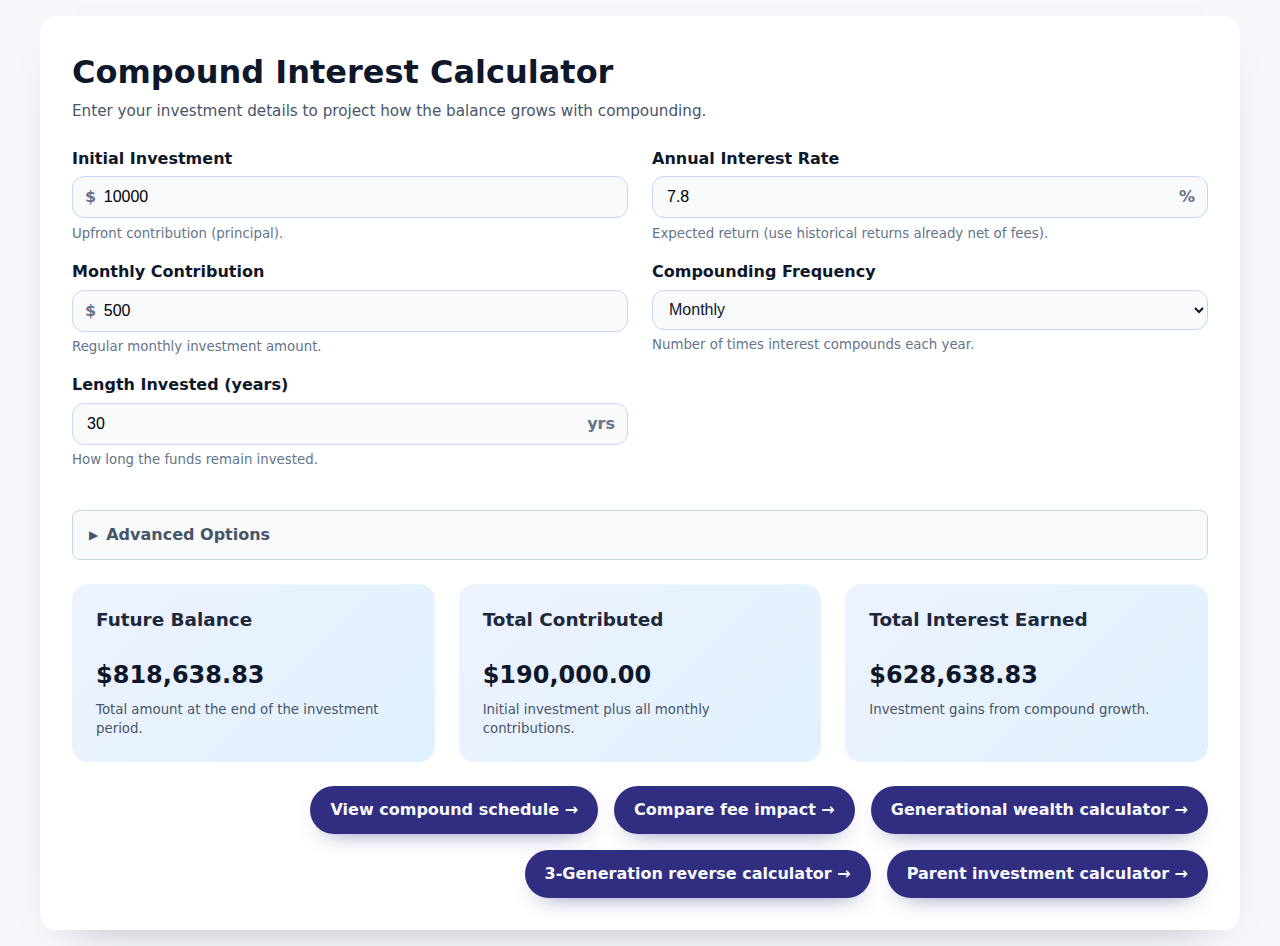
<file: index.html>
<!DOCTYPE html>
<html lang="en">
  <head>
    <meta charset="UTF-8" />
    <meta name="viewport" content="width=device-width, initial-scale=1.0" />
    <title>Compound Interest Calculator</title>
    <link rel="stylesheet" href="styles.css" />
  </head>
  <body>
    <main class="app">
      <header>
        <h1>Compound Interest Calculator</h1>
        <p>
          Enter your investment details to project how the balance grows with compounding.
        </p>
      </header>

      <section class="form-section">
        <div class="field">
          <label for="principal">Initial Investment</label>
          <div class="field-input">
            <span class="prefix">$</span>
            <input
              id="principal"
              type="number"
              step="1000"
              min="0"
              value="10000"
              aria-describedby="principal-help"
            />
          </div>
          <small id="principal-help">Upfront contribution (principal).</small>
        </div>

        <div class="field">
          <label for="rate">Annual Interest Rate</label>
          <div class="field-input">
            <input
              id="rate"
              type="number"
              step="0.25"
              min="0"
              value="7.8"
              aria-describedby="rate-help"
            />
            <span class="suffix">%</span>
          </div>
          <small id="rate-help">Expected return (use historical returns already net of fees).</small>
        </div>

        <div class="field">
          <label for="monthlyContribution">Monthly Contribution</label>
          <div class="field-input">
            <span class="prefix">$</span>
            <input
              id="monthlyContribution"
              type="number"
              step="50"
              min="0"
              value="500"
              aria-describedby="contribution-help"
            />
          </div>
          <small id="contribution-help">Regular monthly investment amount.</small>
        </div>

        <div class="field">
          <label for="frequency">Compounding Frequency</label>
          <select id="frequency" aria-describedby="frequency-help">
            <option value="365">Daily</option>
            <option value="52">Weekly</option>
            <option value="26">Bi-weekly</option>
            <option value="12" selected>Monthly</option>
            <option value="4">Quarterly</option>
            <option value="2">Semiannually</option>
            <option value="1">Annually</option>
          </select>
          <small id="frequency-help">Number of times interest compounds each year.</small>
        </div>

        <div class="field">
          <label for="years">Length Invested (years)</label>
          <div class="field-input">
            <input
              id="years"
              type="number"
              min="1"
              step="1"
              value="30"
              aria-describedby="years-help"
            />
            <span class="suffix">yrs</span>
          </div>
          <small id="years-help">How long the funds remain invested.</small>
        </div>
      </section>

      <details class="advanced-options">
        <summary>Advanced Options</summary>
        <div class="advanced-options-content">
          <div class="field">
            <label for="mer">Management Expense Ratio (MER)</label>
            <div class="field-input">
              <input
                id="mer"
                type="number"
                step="0.01"
                min="0"
                max="5"
                value="0"
                aria-describedby="mer-help"
              />
              <span class="suffix">%</span>
            </div>
            <small id="mer-help">Leave at 0% if using historical returns (already net of fees). Only adjust for "what-if" scenarios.</small>
          </div>
        </div>
      </details>

      <section class="results" aria-live="polite">
        <div class="result-card">
          <h2>Future Balance</h2>
          <p class="result-value" id="futureValue">$1,283.36</p>
          <small>Total amount at the end of the investment period.</small>
        </div>

        <div class="result-card">
          <h2>Total Contributed</h2>
          <p class="result-value" id="totalContributed">$1,000.00</p>
          <small>Initial investment plus all monthly contributions.</small>
        </div>

        <div class="result-card">
          <h2>Total Interest Earned</h2>
          <p class="result-value" id="interestEarned">$283.36</p>
          <small>Investment gains from compound growth.</small>
        </div>
      </section>

      <footer class="actions">
        <a class="schedule-link" id="scheduleLink" href="schedule.html"
          >View compound schedule →</a
        >
        <a class="schedule-link" href="fee-impact.html"
          >Compare fee impact →</a
        >
        <a class="schedule-link" href="generational-wealth.html"
          >Generational wealth calculator →</a
        >
      <a class="schedule-link" href="reverse-generational.html"
        >3-Generation reverse calculator →</a
      >
      <a class="schedule-link" href="parent-perspective.html"
        >Parent investment calculator →</a
      >
      </footer>
    </main>

    <script src="main.js" type="module"></script>
  </body>
</html>
</file>
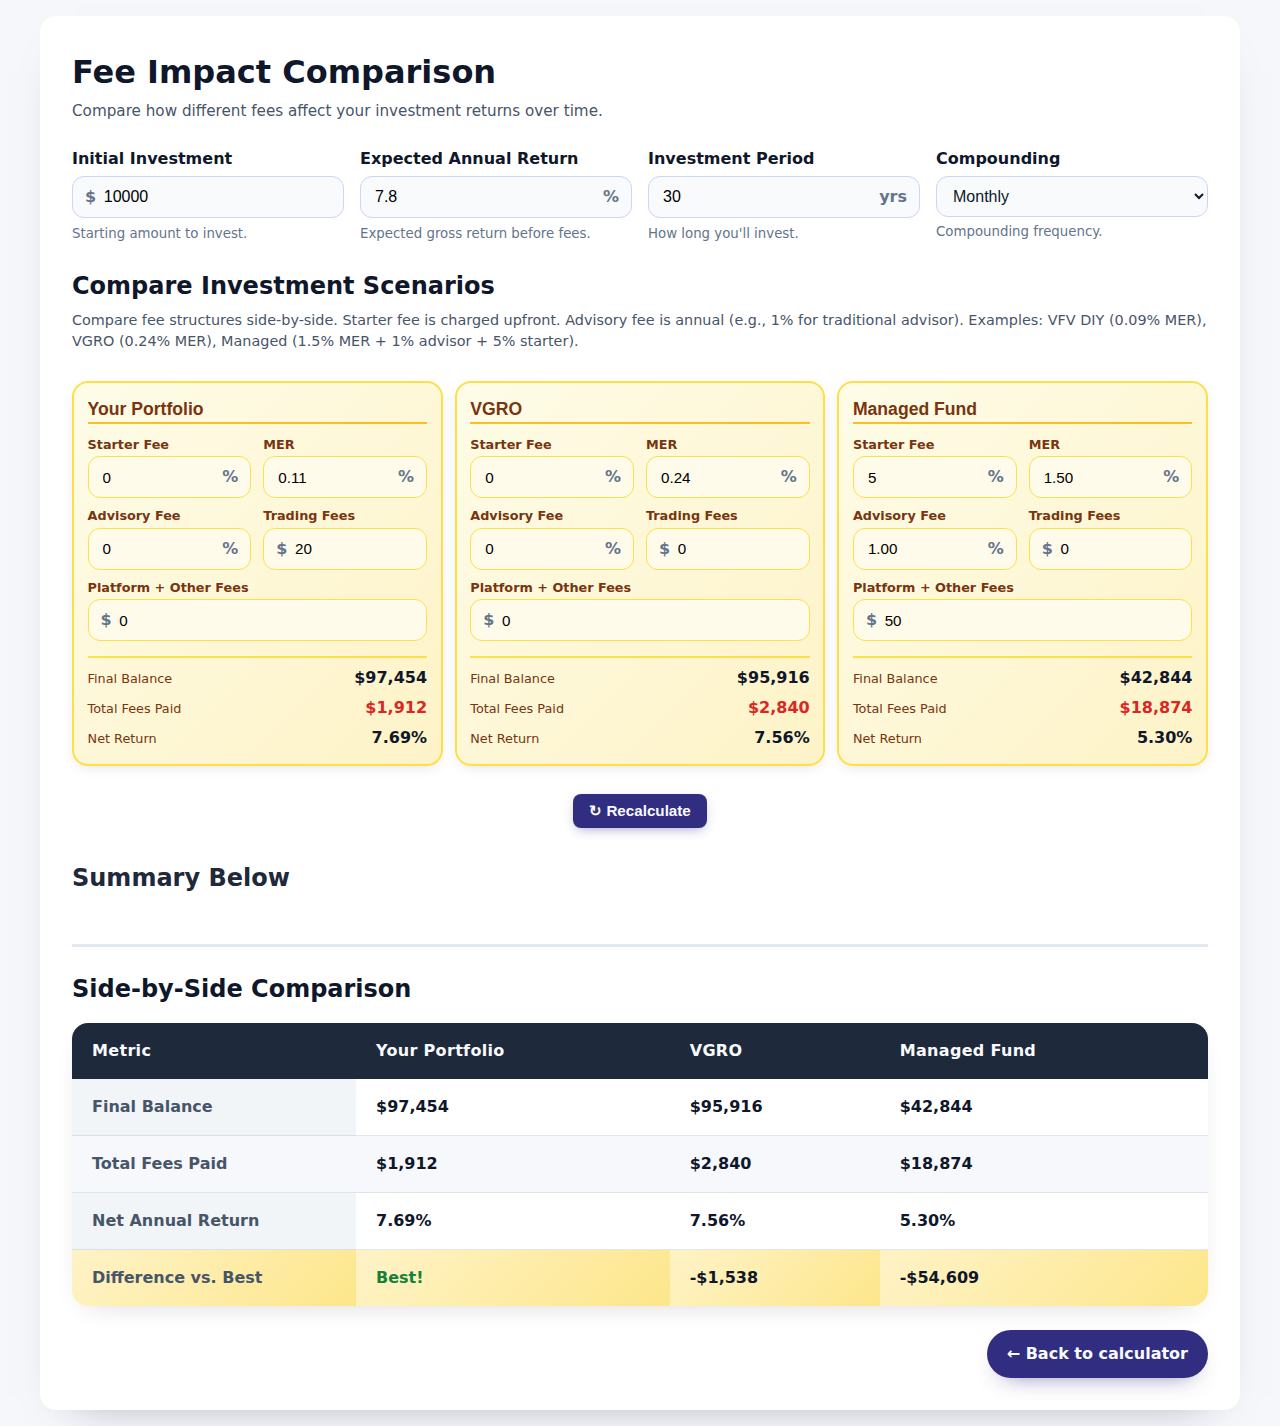
<file: fee-impact.html>
<!DOCTYPE html>
<html lang="en">
  <head>
    <meta charset="UTF-8" />
    <meta name="viewport" content="width=device-width, initial-scale=1.0" />
    <title>Fee Impact Comparison</title>
    <link rel="stylesheet" href="styles.css" />
  </head>
  <body>
    <main class="app">
      <header>
        <h1>Fee Impact Comparison</h1>
        <p>
          Compare how different fees affect your investment returns over time.
        </p>
      </header>

      <section class="form-section form-section-single-row">
        <div class="field">
          <label for="comparisonPrincipal">Initial Investment</label>
          <div class="field-input">
            <span class="prefix">$</span>
            <input
              id="comparisonPrincipal"
              type="number"
              step="1000"
              min="0"
              value="10000"
              aria-describedby="comparison-principal-help"
            />
          </div>
          <small id="comparison-principal-help">Starting amount to invest.</small>
        </div>

        <div class="field">
          <label for="comparisonRate">Expected Annual Return</label>
          <div class="field-input">
            <input
              id="comparisonRate"
              type="number"
              step="0.25"
              min="0"
              value="7.8"
              aria-describedby="comparison-rate-help"
            />
            <span class="suffix">%</span>
          </div>
          <small id="comparison-rate-help">Expected gross return before fees.</small>
        </div>

        <div class="field">
          <label for="comparisonYears">Investment Period</label>
          <div class="field-input">
            <input
              id="comparisonYears"
              type="number"
              min="1"
              step="1"
              value="30"
              aria-describedby="comparison-years-help"
            />
            <span class="suffix">yrs</span>
          </div>
          <small id="comparison-years-help">How long you'll invest.</small>
        </div>

        <div class="field">
          <label for="comparisonFrequency">Compounding</label>
          <select id="comparisonFrequency" aria-describedby="comparison-frequency-help">
            <option value="365">Daily</option>
            <option value="52">Weekly</option>
            <option value="26">Bi-weekly</option>
            <option value="12" selected>Monthly</option>
            <option value="4">Quarterly</option>
            <option value="2">Semiannually</option>
            <option value="1">Annually</option>
          </select>
          <small id="comparison-frequency-help">Compounding frequency.</small>
        </div>
      </section>

      <section class="comparison-scenarios">
        <div>
          <h2>Compare Investment Scenarios</h2>
        <p class="section-description">
          Compare fee structures side-by-side. Starter fee is charged upfront. Advisory fee is annual (e.g., 1% for traditional advisor).
          Examples: VFV DIY (0.09% MER), VGRO (0.24% MER), Managed (1.5% MER + 1% advisor + 5% starter).
        </p>
        </div>

        <div class="scenarios-grid">
          <!-- Scenario 1 -->
          <div class="scenario-card">
            <div class="scenario-header">
              <input
                type="text"
                class="scenario-name"
                id="scenario1Name"
                value="Your Portfolio"
                placeholder="Scenario name"
              />
            </div>
            <div class="scenario-inputs">
              <div class="field">
                <label for="scenario1Starter">Starter Fee</label>
                <div class="field-input">
                  <input
                    id="scenario1Starter"
                    type="number"
                    step="0.01"
                    min="0"
                    value="0"
                  />
                  <span class="suffix">%</span>
                </div>
              </div>
              <div class="field">
                <label for="scenario1MER">MER</label>
                <div class="field-input">
                  <input
                    id="scenario1MER"
                    type="number"
                    step="0.01"
                    min="0"
                    value="0.11"
                  />
                  <span class="suffix">%</span>
                </div>
              </div>
              <div class="field">
                <label for="scenario1Advisory">Advisory Fee</label>
                <div class="field-input">
                  <input
                    id="scenario1Advisory"
                    type="number"
                    step="0.25"
                    min="0"
                    value="0"
                  />
                  <span class="suffix">%</span>
                </div>
              </div>
              <div class="field">
                <label for="scenario1Trading">Trading Fees</label>
                <div class="field-input">
                  <span class="prefix">$</span>
                  <input
                    id="scenario1Trading"
                    type="number"
                    step="5"
                    min="0"
                    value="20"
                  />
                </div>
              </div>
              <div class="field field-full-width">
                <label for="scenario1Other">Platform + Other Fees</label>
                <div class="field-input">
                  <span class="prefix">$</span>
                  <input
                    id="scenario1Other"
                    type="number"
                    step="5"
                    min="0"
                    value="0"
                  />
                </div>
              </div>
            </div>
            <div class="scenario-results">
              <div class="result-item">
                <span class="label">Final Balance</span>
                <span class="value" id="scenario1Final">$0.00</span>
              </div>
              <div class="result-item">
                <span class="label">Total Fees Paid</span>
                <span class="value fee-amount" id="scenario1Fees">$0.00</span>
              </div>
              <div class="result-item">
                <span class="label">Net Return</span>
                <span class="value" id="scenario1Net">0.00%</span>
              </div>
            </div>
          </div>

          <!-- Scenario 2 -->
          <div class="scenario-card">
            <div class="scenario-header">
              <input
                type="text"
                class="scenario-name"
                id="scenario2Name"
                value="VGRO"
                placeholder="Scenario name"
              />
            </div>
            <div class="scenario-inputs">
              <div class="field">
                <label for="scenario2Starter">Starter Fee</label>
                <div class="field-input">
                  <input
                    id="scenario2Starter"
                    type="number"
                    step="0.01"
                    min="0"
                    value="0"
                  />
                  <span class="suffix">%</span>
                </div>
              </div>
              <div class="field">
                <label for="scenario2MER">MER</label>
                <div class="field-input">
                  <input
                    id="scenario2MER"
                    type="number"
                    step="0.01"
                    min="0"
                    value="0.24"
                  />
                  <span class="suffix">%</span>
                </div>
              </div>
              <div class="field">
                <label for="scenario2Advisory">Advisory Fee</label>
                <div class="field-input">
                  <input
                    id="scenario2Advisory"
                    type="number"
                    step="0.25"
                    min="0"
                    value="0"
                  />
                  <span class="suffix">%</span>
                </div>
              </div>
              <div class="field">
                <label for="scenario2Trading">Trading Fees</label>
                <div class="field-input">
                  <span class="prefix">$</span>
                  <input
                    id="scenario2Trading"
                    type="number"
                    step="5"
                    min="0"
                    value="0"
                  />
                </div>
              </div>
              <div class="field field-full-width">
                <label for="scenario2Other">Platform + Other Fees</label>
                <div class="field-input">
                  <span class="prefix">$</span>
                  <input
                    id="scenario2Other"
                    type="number"
                    step="5"
                    min="0"
                    value="0"
                  />
                </div>
              </div>
            </div>
            <div class="scenario-results">
              <div class="result-item">
                <span class="label">Final Balance</span>
                <span class="value" id="scenario2Final">$0.00</span>
              </div>
              <div class="result-item">
                <span class="label">Total Fees Paid</span>
                <span class="value fee-amount" id="scenario2Fees">$0.00</span>
              </div>
              <div class="result-item">
                <span class="label">Net Return</span>
                <span class="value" id="scenario2Net">0.00%</span>
              </div>
            </div>
          </div>

          <!-- Scenario 3 -->
          <div class="scenario-card">
            <div class="scenario-header">
              <input
                type="text"
                class="scenario-name"
                id="scenario3Name"
                value="Managed Fund"
                placeholder="Scenario name"
              />
            </div>
            <div class="scenario-inputs">
              <div class="field">
                <label for="scenario3Starter">Starter Fee</label>
                <div class="field-input">
                  <input
                    id="scenario3Starter"
                    type="number"
                    step="0.01"
                    min="0"
                    value="5"
                  />
                  <span class="suffix">%</span>
                </div>
              </div>
              <div class="field">
                <label for="scenario3MER">MER</label>
                <div class="field-input">
                  <input
                    id="scenario3MER"
                    type="number"
                    step="0.01"
                    min="0"
                    value="1.50"
                  />
                  <span class="suffix">%</span>
                </div>
              </div>
              <div class="field">
                <label for="scenario3Advisory">Advisory Fee</label>
                <div class="field-input">
                  <input
                    id="scenario3Advisory"
                    type="number"
                    step="0.25"
                    min="0"
                    value="1.00"
                  />
                  <span class="suffix">%</span>
                </div>
              </div>
              <div class="field">
                <label for="scenario3Trading">Trading Fees</label>
                <div class="field-input">
                  <span class="prefix">$</span>
                  <input
                    id="scenario3Trading"
                    type="number"
                    step="5"
                    min="0"
                    value="0"
                  />
                </div>
              </div>
              <div class="field field-full-width">
                <label for="scenario3Other">Platform + Other Fees</label>
                <div class="field-input">
                  <span class="prefix">$</span>
                  <input
                    id="scenario3Other"
                    type="number"
                    step="5"
                    min="0"
                    value="50"
                  />
                </div>
              </div>
            </div>
            <div class="scenario-results">
              <div class="result-item">
                <span class="label">Final Balance</span>
                <span class="value" id="scenario3Final">$0.00</span>
              </div>
              <div class="result-item">
                <span class="label">Total Fees Paid</span>
                <span class="value fee-amount" id="scenario3Fees">$0.00</span>
              </div>
              <div class="result-item">
                <span class="label">Net Return</span>
                <span class="value" id="scenario3Net">0.00%</span>
              </div>
            </div>
          </div>
        </div>
        
        <div class="recalculate-button-container">
          <button id="recalculateBtn" class="recalculate-btn">↻ Recalculate</button>
        </div>
        
        <div class="scroll-indicator">
          <span>Summary Below</span>
        </div>
      </section>

      <section class="comparison-summary">
        <h2>Side-by-Side Comparison</h2>
        <div class="comparison-table-container">
          <table class="comparison-table">
            <thead>
              <tr>
                <th>Metric</th>
                <th id="summaryHeader1">Your Portfolio</th>
                <th id="summaryHeader2">VGRO</th>
                <th id="summaryHeader3">Managed Fund</th>
              </tr>
            </thead>
            <tbody>
              <tr>
                <th scope="row">Final Balance</th>
                <td id="summaryFinal1">$0.00</td>
                <td id="summaryFinal2">$0.00</td>
                <td id="summaryFinal3">$0.00</td>
              </tr>
              <tr>
                <th scope="row">Total Fees Paid</th>
                <td id="summaryFees1">$0.00</td>
                <td id="summaryFees2">$0.00</td>
                <td id="summaryFees3">$0.00</td>
              </tr>
              <tr>
                <th scope="row">Net Annual Return</th>
                <td id="summaryNet1">0.00%</td>
                <td id="summaryNet2">0.00%</td>
                <td id="summaryNet3">0.00%</td>
              </tr>
              <tr class="highlight-row">
                <th scope="row">Difference vs. Best</th>
                <td id="summaryDiff1">—</td>
                <td id="summaryDiff2">—</td>
                <td id="summaryDiff3">—</td>
              </tr>
            </tbody>
          </table>
        </div>
      </section>

      <footer class="actions">
        <a class="schedule-link" href="index.html">← Back to calculator</a>
      </footer>
    </main>

    <script src="fee-impact.js" type="module"></script>
  </body>
</html>
</file>
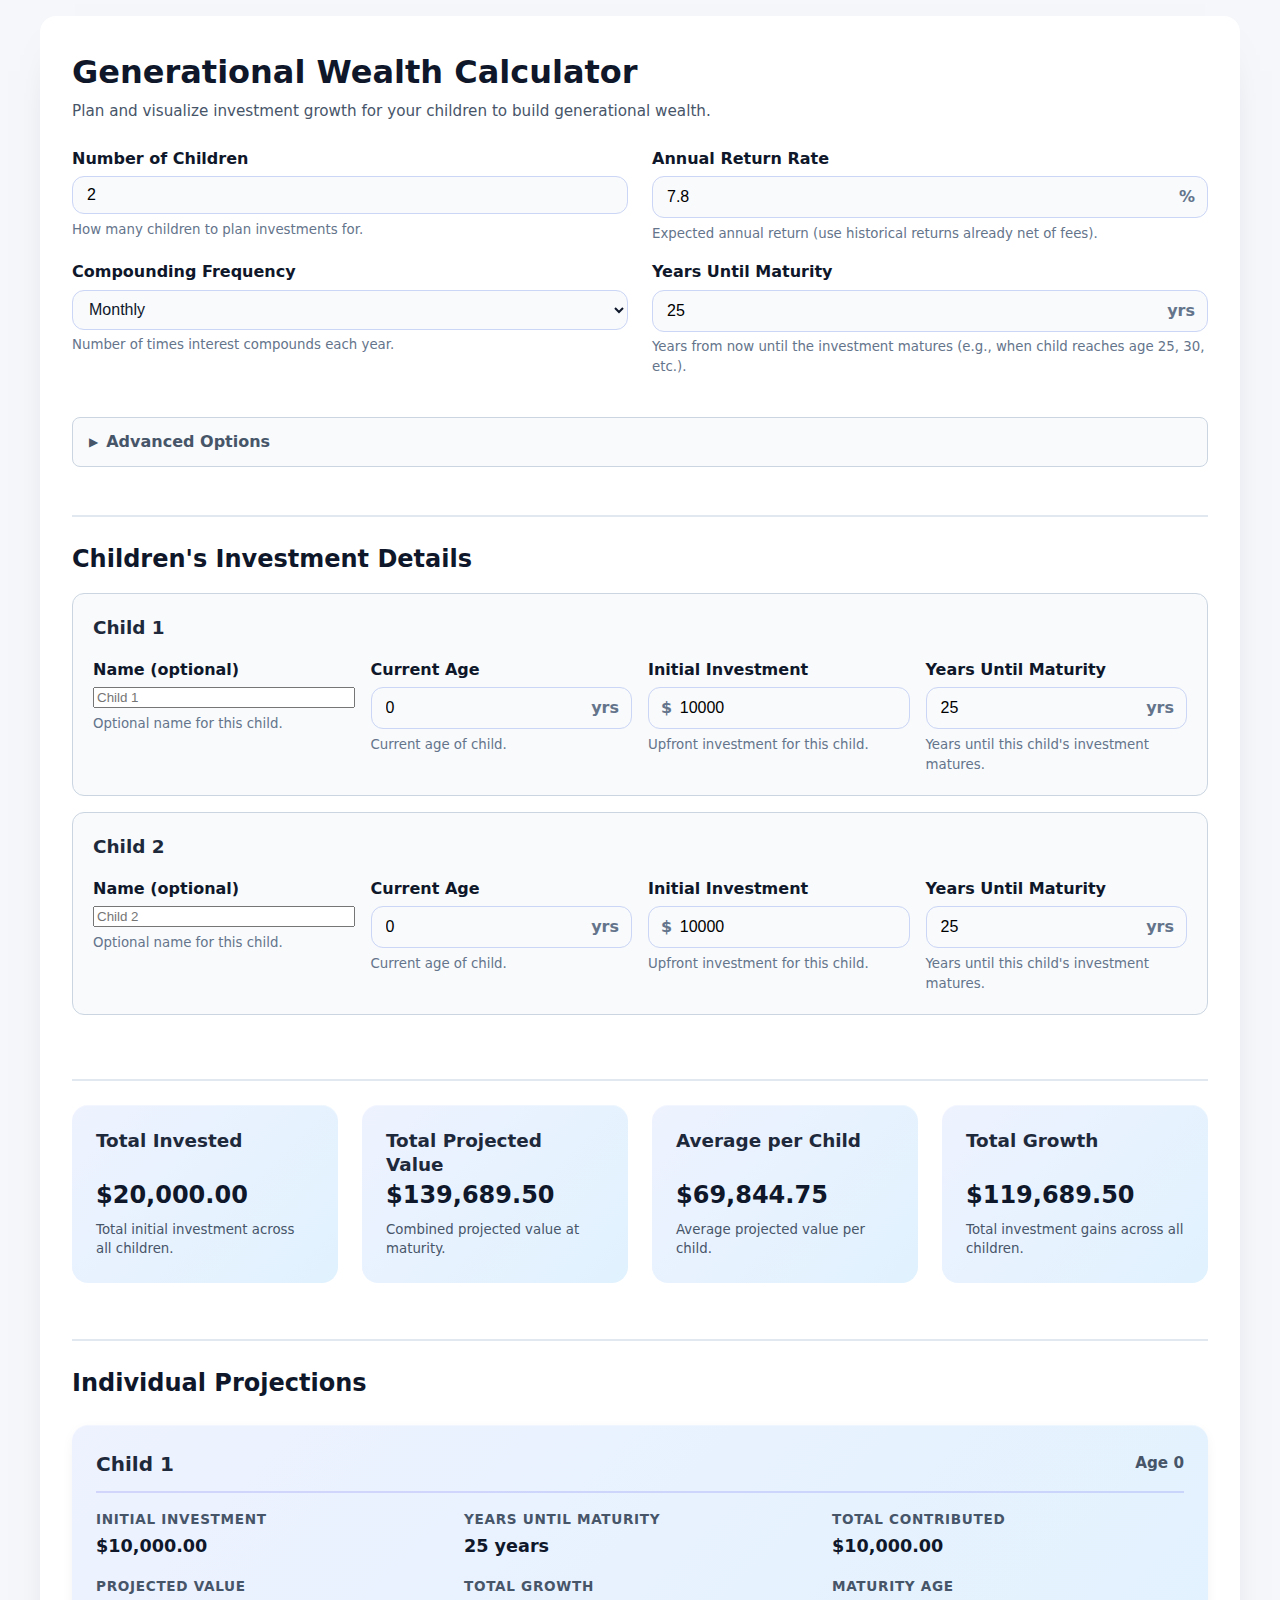
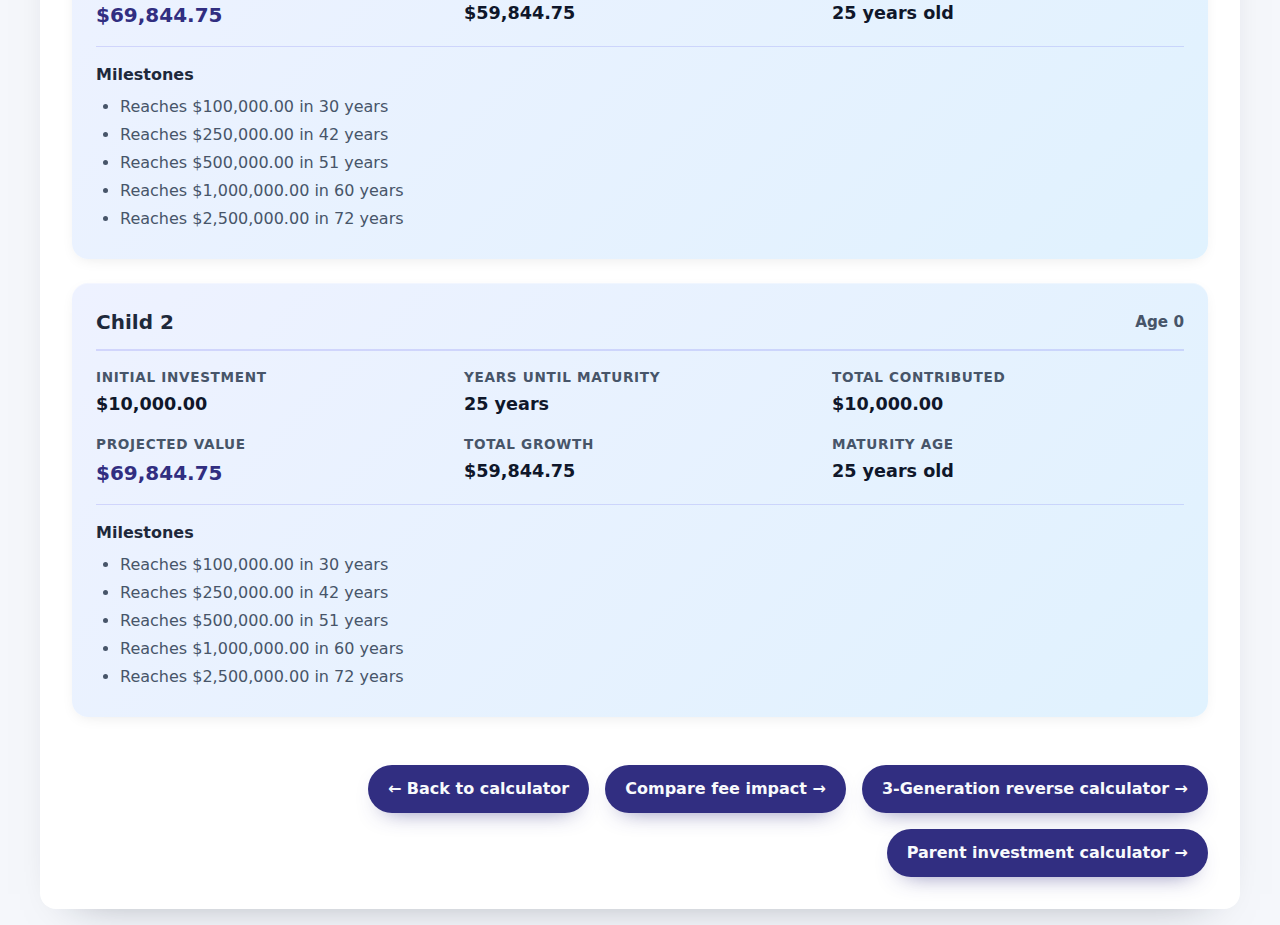
<file: generational-wealth.html>
<!DOCTYPE html>
<html lang="en">
  <head>
    <meta charset="UTF-8" />
    <meta name="viewport" content="width=device-width, initial-scale=1.0" />
    <title>Generational Wealth Calculator</title>
    <link rel="stylesheet" href="styles.css" />
  </head>
  <body>
    <main class="app">
      <header>
        <h1>Generational Wealth Calculator</h1>
        <p>
          Plan and visualize investment growth for your children to build generational wealth.
        </p>
      </header>

      <section class="form-section">
        <div class="field">
          <label for="numChildren">Number of Children</label>
          <div class="field-input">
            <input
              id="numChildren"
              type="number"
              min="1"
              max="10"
              step="1"
              value="2"
              aria-describedby="numChildren-help"
            />
          </div>
          <small id="numChildren-help">How many children to plan investments for.</small>
        </div>

        <div class="field">
          <label for="rate">Annual Return Rate</label>
          <div class="field-input">
            <input
              id="rate"
              type="number"
              step="0.25"
              min="0"
              value="7.8"
              aria-describedby="rate-help"
            />
            <span class="suffix">%</span>
          </div>
          <small id="rate-help">Expected annual return (use historical returns already net of fees).</small>
        </div>

        <div class="field">
          <label for="frequency">Compounding Frequency</label>
          <select id="frequency" aria-describedby="frequency-help">
            <option value="365">Daily</option>
            <option value="52">Weekly</option>
            <option value="26">Bi-weekly</option>
            <option value="12" selected>Monthly</option>
            <option value="4">Quarterly</option>
            <option value="2">Semiannually</option>
            <option value="1">Annually</option>
          </select>
          <small id="frequency-help">Number of times interest compounds each year.</small>
        </div>

        <div class="field">
          <label for="yearsToMaturity">Years Until Maturity</label>
          <div class="field-input">
            <input
              id="yearsToMaturity"
              type="number"
              min="1"
              step="1"
              value="25"
              aria-describedby="yearsToMaturity-help"
            />
            <span class="suffix">yrs</span>
          </div>
          <small id="yearsToMaturity-help">Years from now until the investment matures (e.g., when child reaches age 25, 30, etc.).</small>
        </div>
      </section>

      <details class="advanced-options">
        <summary>Advanced Options</summary>
        <div class="advanced-options-content">
          <div class="field">
            <label for="monthlyContribution">Monthly Contribution per Child</label>
            <div class="field-input">
              <span class="prefix">$</span>
              <input
                id="monthlyContribution"
                type="number"
                step="50"
                min="0"
                value="0"
                aria-describedby="contribution-help"
              />
            </div>
            <small id="contribution-help">Optional: Regular monthly investment amount per child.</small>
          </div>

          <div class="field">
            <label for="mer">Management Expense Ratio (MER)</label>
            <div class="field-input">
              <input
                id="mer"
                type="number"
                step="0.01"
                min="0"
                max="5"
                value="0"
                aria-describedby="mer-help"
              />
              <span class="suffix">%</span>
            </div>
            <small id="mer-help">Leave at 0% if using historical returns (already net of fees). Only adjust for "what-if" scenarios.</small>
          </div>
        </div>
      </details>

      <section id="childrenSection" class="children-section">
        <h2>Children's Investment Details</h2>
        <div id="childrenContainer"></div>
      </section>

      <section class="results summary-results" aria-live="polite">
        <div class="result-card">
          <h2>Total Invested</h2>
          <p class="result-value" id="totalInvested">$0.00</p>
          <small>Total initial investment across all children.</small>
        </div>

        <div class="result-card">
          <h2>Total Projected Value</h2>
          <p class="result-value" id="totalProjectedValue">$0.00</p>
          <small>Combined projected value at maturity.</small>
        </div>

        <div class="result-card">
          <h2>Average per Child</h2>
          <p class="result-value" id="averagePerChild">$0.00</p>
          <small>Average projected value per child.</small>
        </div>

        <div class="result-card">
          <h2>Total Growth</h2>
          <p class="result-value" id="totalGrowth">$0.00</p>
          <small>Total investment gains across all children.</small>
        </div>
      </section>

      <section id="childrenResults" class="children-results" aria-live="polite">
        <h2>Individual Projections</h2>
        <div id="childrenResultsContainer"></div>
      </section>

      <footer class="actions">
        <a class="schedule-link" href="index.html">← Back to calculator</a>
        <a class="schedule-link" href="fee-impact.html">Compare fee impact →</a>
        <a class="schedule-link" href="reverse-generational.html">3-Generation reverse calculator →</a>
      <a class="schedule-link" href="parent-perspective.html">Parent investment calculator →</a>
      </footer>
    </main>

    <script src="generational-wealth.js" type="module"></script>
  </body>
</html>
</file>
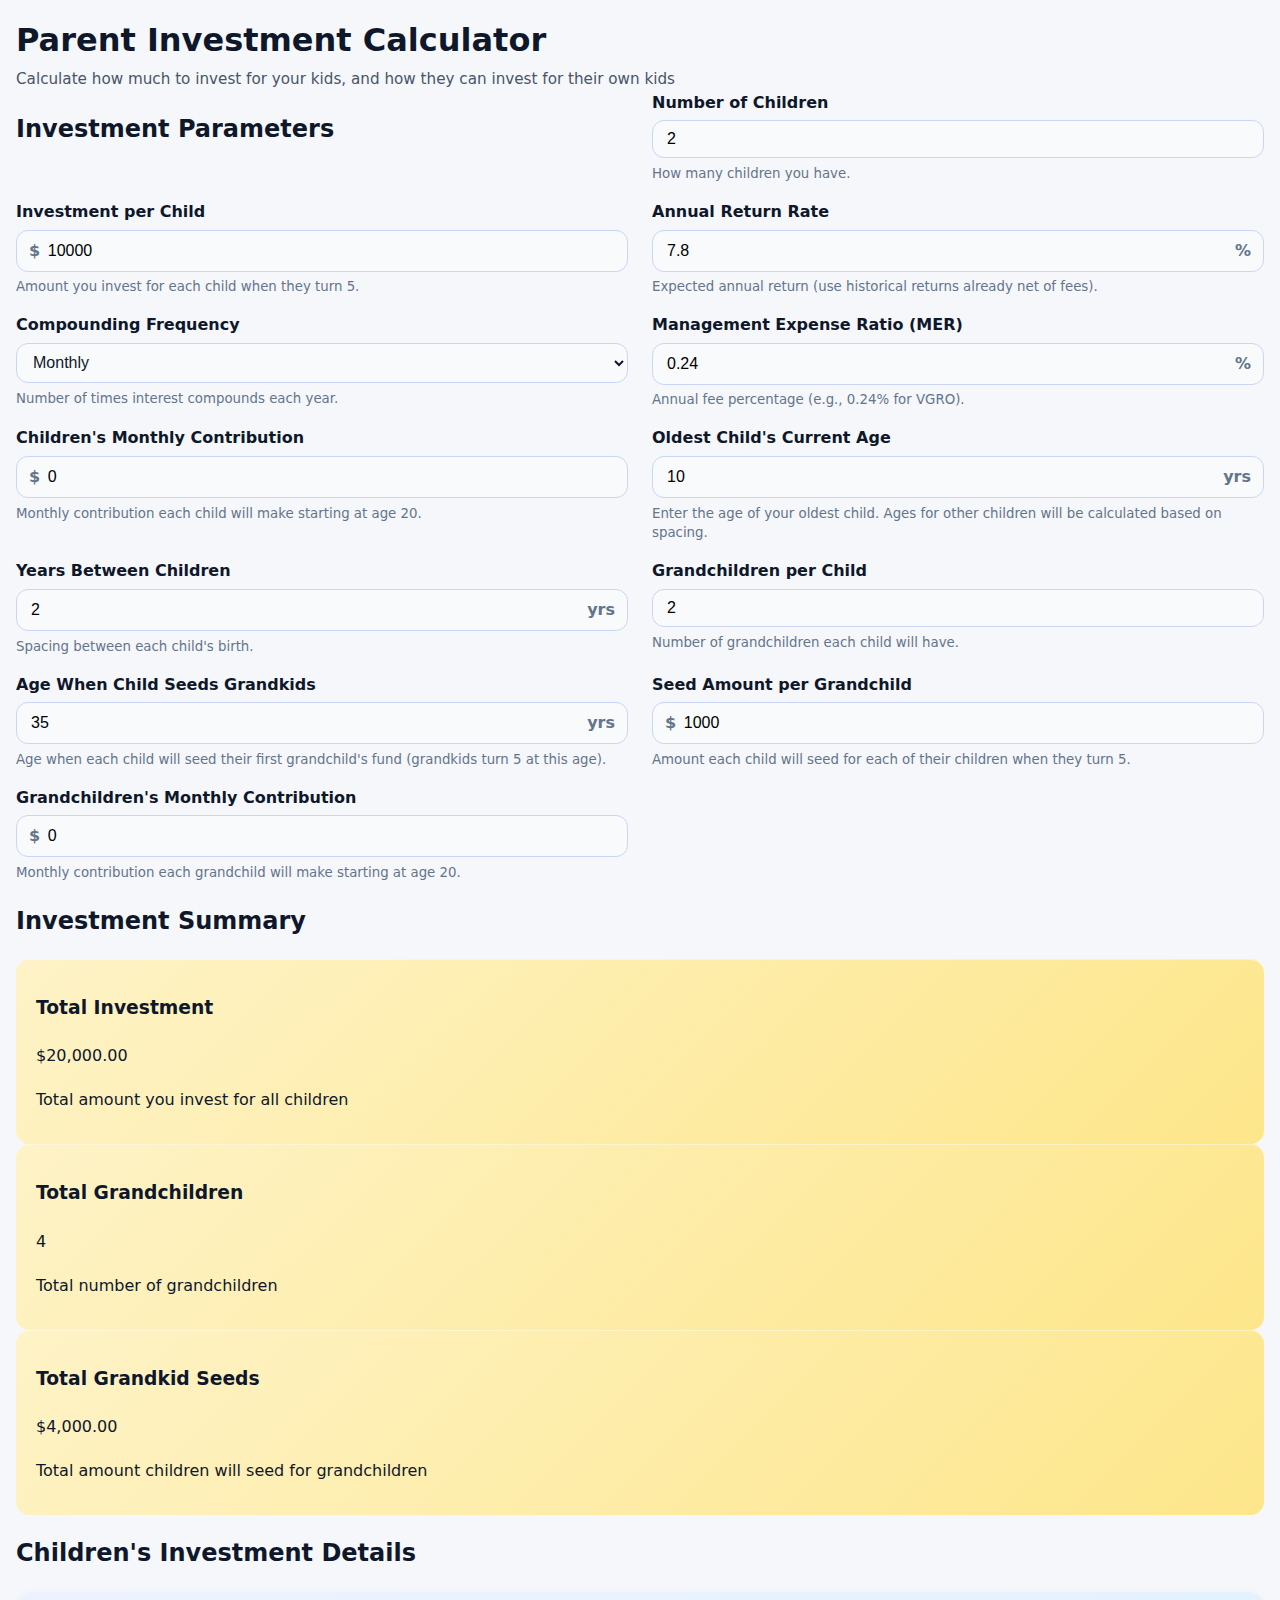
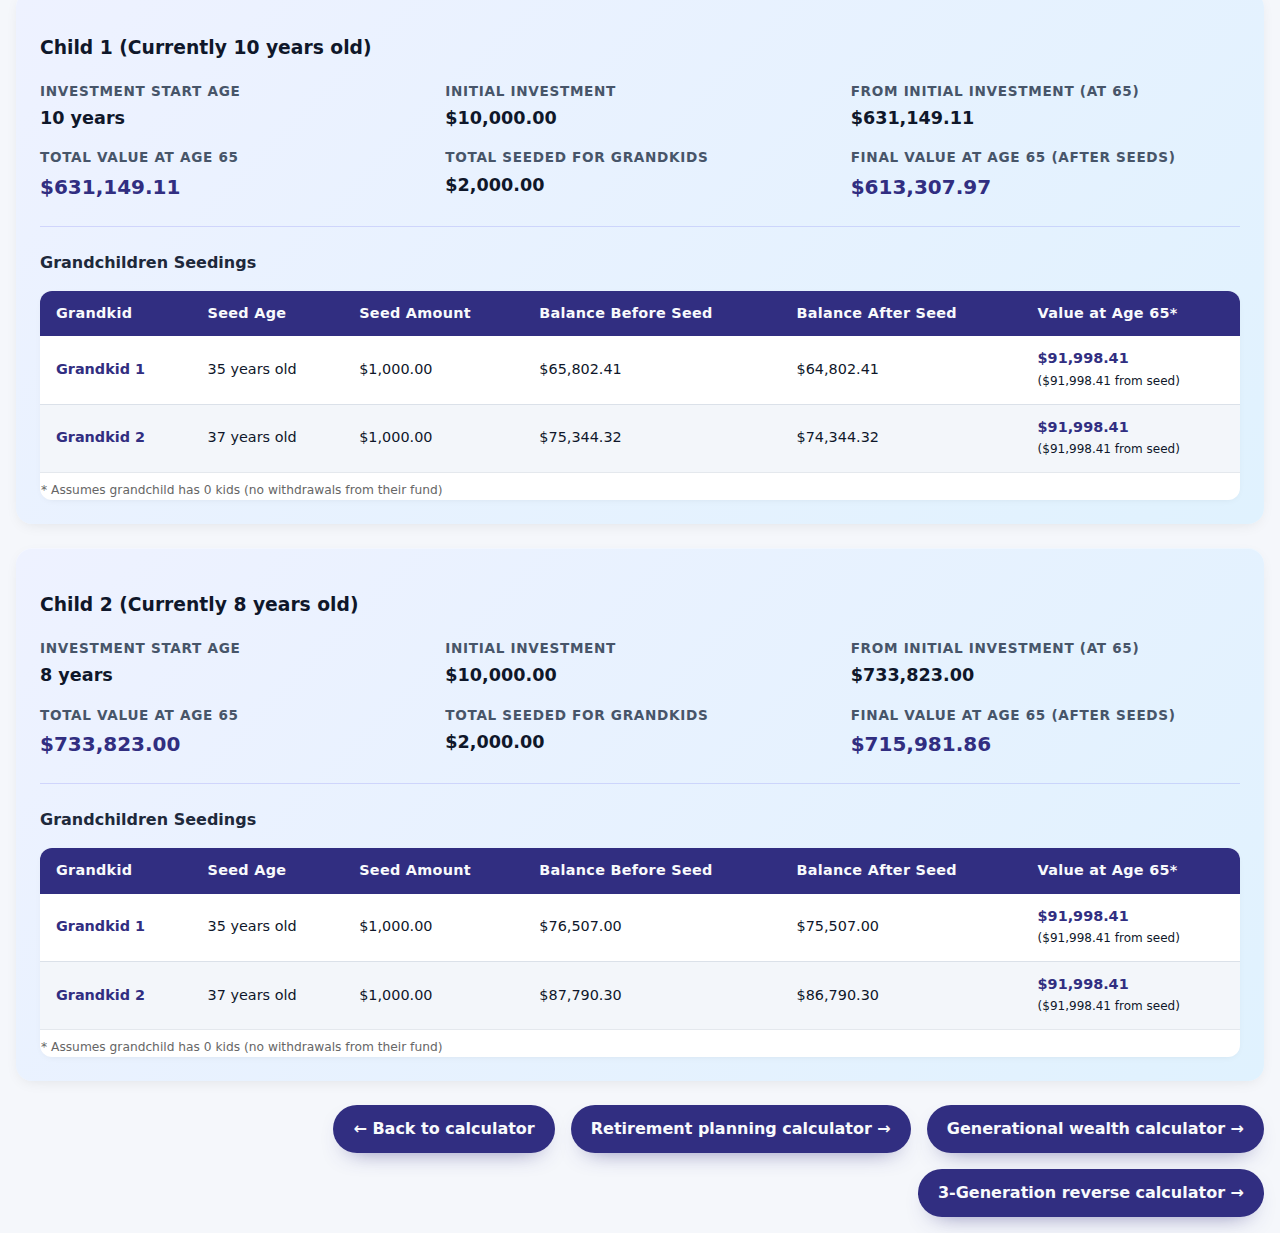
<file: parent-perspective.html>
<!DOCTYPE html>
<html lang="en">
  <head>
    <meta charset="UTF-8" />
    <meta name="viewport" content="width=device-width, initial-scale=1.0" />
    <title>Parent Investment Calculator - ROI Calculator</title>
    <link rel="stylesheet" href="styles.css" />
  </head>
  <body>
    <div class="container">
      <header>
        <h1>Parent Investment Calculator</h1>
        <p class="subtitle">
          Calculate how much to invest for your kids, and how they can invest for their own kids
        </p>
      </header>

      <main>
        <section class="form-section">
          <h2>Investment Parameters</h2>
          
          <div class="field">
            <label for="numKids">Number of Children</label>
            <div class="field-input">
              <input
                id="numKids"
                type="number"
                min="1"
                max="10"
                step="1"
                value="2"
                aria-describedby="numKids-help"
              />
            </div>
            <small id="numKids-help">How many children you have.</small>
          </div>

          <div class="field">
            <label for="investmentPerKid">Investment per Child</label>
            <div class="field-input">
              <span class="prefix">$</span>
              <input
                id="investmentPerKid"
                type="number"
                step="1000"
                min="0"
                value="10000"
                aria-describedby="investmentPerKid-help"
              />
            </div>
            <small id="investmentPerKid-help">Amount you invest for each child when they turn 5.</small>
          </div>

          <div class="field">
            <label for="rate">Annual Return Rate</label>
            <div class="field-input">
              <input
                id="rate"
                type="number"
                step="0.25"
                min="0"
                value="7.8"
                aria-describedby="rate-help"
              />
              <span class="suffix">%</span>
            </div>
            <small id="rate-help">Expected annual return (use historical returns already net of fees).</small>
          </div>

          <div class="field">
            <label for="frequency">Compounding Frequency</label>
            <select id="frequency" aria-describedby="frequency-help">
              <option value="365">Daily</option>
              <option value="52">Weekly</option>
              <option value="26">Bi-weekly</option>
              <option value="12" selected>Monthly</option>
              <option value="4">Quarterly</option>
              <option value="2">Semiannually</option>
              <option value="1">Annually</option>
            </select>
            <small id="frequency-help">Number of times interest compounds each year.</small>
          </div>

          <div class="field">
            <label for="mer">Management Expense Ratio (MER)</label>
            <div class="field-input">
              <input
                id="mer"
                type="number"
                step="0.01"
                min="0"
                max="5"
                value="0.24"
                aria-describedby="mer-help"
              />
              <span class="suffix">%</span>
            </div>
            <small id="mer-help">Annual fee percentage (e.g., 0.24% for VGRO).</small>
          </div>

          <div class="field">
            <label for="kidMonthlyContribution">Children's Monthly Contribution</label>
            <div class="field-input">
              <span class="prefix">$</span>
              <input
                id="kidMonthlyContribution"
                type="number"
                step="50"
                min="0"
                value="0"
                aria-describedby="kidMonthlyContribution-help"
              />
            </div>
            <small id="kidMonthlyContribution-help">Monthly contribution each child will make starting at age 20.</small>
          </div>

          <div class="field">
            <label for="oldestKidAge">Oldest Child's Current Age</label>
            <div class="field-input">
              <input
                id="oldestKidAge"
                type="number"
                min="0"
                max="100"
                step="1"
                value="10"
                aria-describedby="oldestKidAge-help"
              />
              <span class="suffix">yrs</span>
            </div>
            <small id="oldestKidAge-help">Enter the age of your oldest child. Ages for other children will be calculated based on spacing.</small>
          </div>

          <div class="field">
            <label for="kidSpacing">Years Between Children</label>
            <div class="field-input">
              <input
                id="kidSpacing"
                type="number"
                min="0"
                max="10"
                step="1"
                value="2"
                aria-describedby="kidSpacing-help"
              />
              <span class="suffix">yrs</span>
            </div>
            <small id="kidSpacing-help">Spacing between each child's birth.</small>
          </div>

          <div class="field">
            <label for="grandkidsPerKid">Grandchildren per Child</label>
            <div class="field-input">
              <input
                id="grandkidsPerKid"
                type="number"
                min="0"
                max="10"
                step="1"
                value="2"
                aria-describedby="grandkidsPerKid-help"
              />
            </div>
            <small id="grandkidsPerKid-help">Number of grandchildren each child will have.</small>
          </div>

          <div class="field">
            <label for="grandkidSeedAge">Age When Child Seeds Grandkids</label>
            <div class="field-input">
              <input
                id="grandkidSeedAge"
                type="number"
                min="20"
                max="65"
                step="1"
                value="35"
                aria-describedby="grandkidSeedAge-help"
              />
              <span class="suffix">yrs</span>
            </div>
            <small id="grandkidSeedAge-help">Age when each child will seed their first grandchild's fund (grandkids turn 5 at this age).</small>
          </div>

          <div class="field">
            <label for="grandkidSeedAmount">Seed Amount per Grandchild</label>
            <div class="field-input">
              <span class="prefix">$</span>
              <input
                id="grandkidSeedAmount"
                type="number"
                step="100"
                min="0"
                value="1000"
                aria-describedby="grandkidSeedAmount-help"
              />
            </div>
            <small id="grandkidSeedAmount-help">Amount each child will seed for each of their children when they turn 5.</small>
          </div>

          <div class="field">
            <label for="grandkidMonthlyContribution">Grandchildren's Monthly Contribution</label>
            <div class="field-input">
              <span class="prefix">$</span>
              <input
                id="grandkidMonthlyContribution"
                type="number"
                step="50"
                min="0"
                value="0"
                aria-describedby="grandkidMonthlyContribution-help"
              />
            </div>
            <small id="grandkidMonthlyContribution-help">Monthly contribution each grandchild will make starting at age 20.</small>
          </div>
        </section>

        <section class="results-section">
          <h2>Investment Summary</h2>
          <div class="summary-grid">
            <div class="summary-card">
              <h3>Total Investment</h3>
              <div class="summary-value" id="totalInvestment">$0.00</div>
              <p>Total amount you invest for all children</p>
            </div>
            <div class="summary-card">
              <h3>Total Grandchildren</h3>
              <div class="summary-value" id="totalGrandkids">0</div>
              <p>Total number of grandchildren</p>
            </div>
            <div class="summary-card">
              <h3>Total Grandkid Seeds</h3>
              <div class="summary-value" id="totalGrandkidSeeds">$0.00</div>
              <p>Total amount children will seed for grandchildren</p>
            </div>
          </div>
        </section>

        <section id="childrenResults" class="results-section">
          <h2>Children's Investment Details</h2>
          <div id="childrenResultsContainer"></div>
        </section>
      </main>

      <footer class="actions">
        <a class="schedule-link" href="index.html">← Back to calculator</a>
        <a class="schedule-link" href="retirement-planning.html">Retirement planning calculator →</a>
        <a class="schedule-link" href="generational-wealth.html">Generational wealth calculator →</a>
        <a class="schedule-link" href="reverse-generational.html">3-Generation reverse calculator →</a>
      </footer>
    </div>

    <script src="parent-perspective.js"></script>
  </body>
</html>
</file>
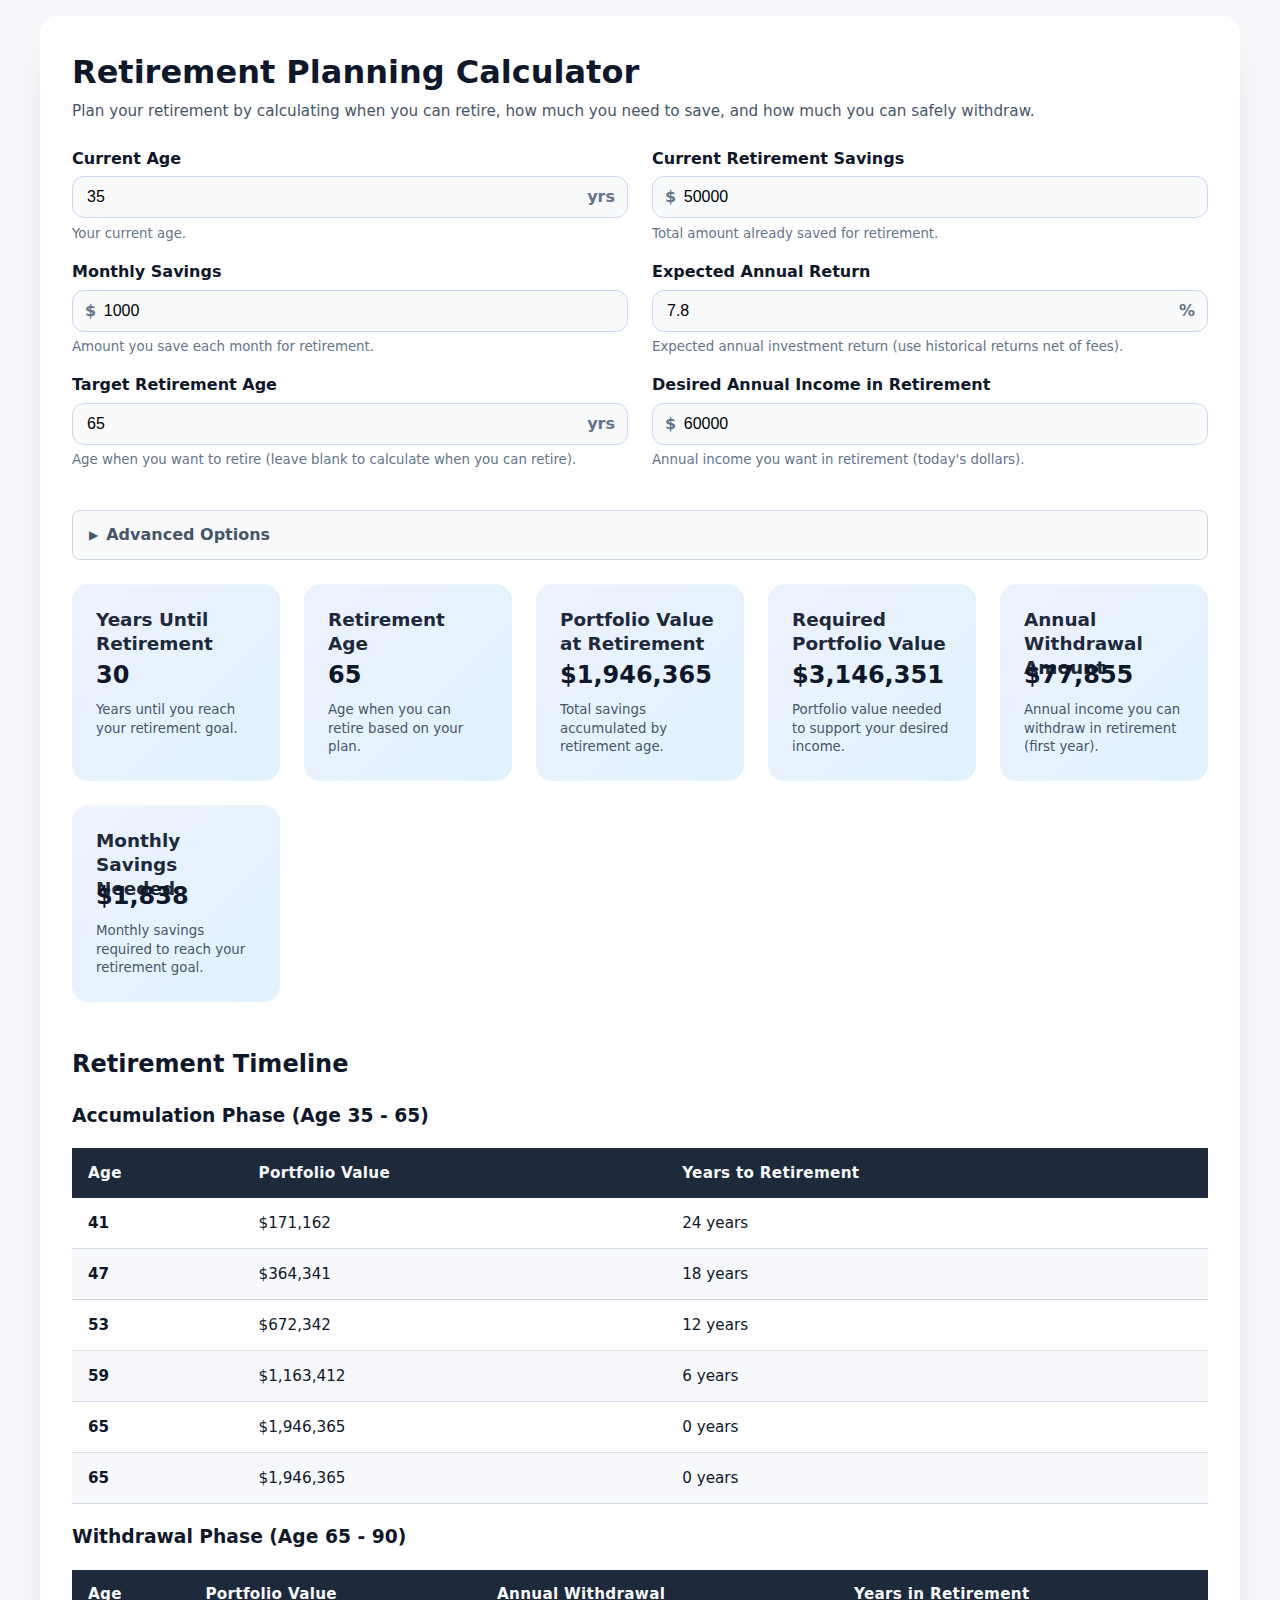
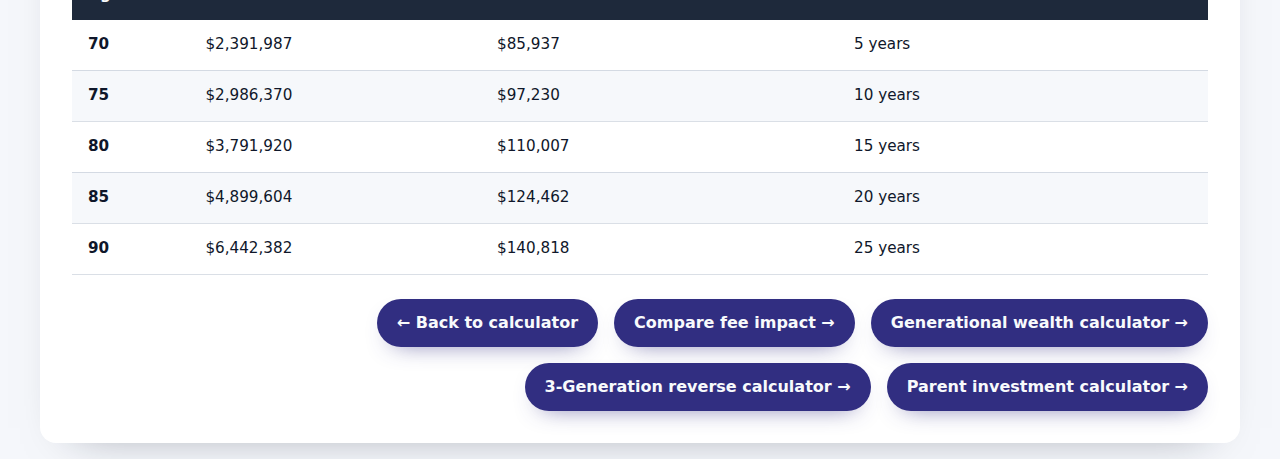
<file: retirement-planning.html>
<!DOCTYPE html>
<html lang="en">
  <head>
    <meta charset="UTF-8" />
    <meta name="viewport" content="width=device-width, initial-scale=1.0" />
    <title>Retirement Planning Calculator</title>
    <link rel="stylesheet" href="styles.css" />
  </head>
  <body>
    <main class="app">
      <header>
        <h1>Retirement Planning Calculator</h1>
        <p>
          Plan your retirement by calculating when you can retire, how much you need to save, and how much you can safely withdraw.
        </p>
      </header>

      <section class="form-section">
        <div class="field">
          <label for="currentAge">Current Age</label>
          <div class="field-input">
            <input
              id="currentAge"
              type="number"
              min="18"
              max="100"
              step="1"
              value="35"
              aria-describedby="currentAge-help"
            />
            <span class="suffix">yrs</span>
          </div>
          <small id="currentAge-help">Your current age.</small>
        </div>

        <div class="field">
          <label for="currentSavings">Current Retirement Savings</label>
          <div class="field-input">
            <span class="prefix">$</span>
            <input
              id="currentSavings"
              type="number"
              step="1000"
              min="0"
              value="50000"
              aria-describedby="currentSavings-help"
            />
          </div>
          <small id="currentSavings-help">Total amount already saved for retirement.</small>
        </div>

        <div class="field">
          <label for="monthlySavings">Monthly Savings</label>
          <div class="field-input">
            <span class="prefix">$</span>
            <input
              id="monthlySavings"
              type="number"
              step="50"
              min="0"
              value="1000"
              aria-describedby="monthlySavings-help"
            />
          </div>
          <small id="monthlySavings-help">Amount you save each month for retirement.</small>
        </div>

        <div class="field">
          <label for="expectedReturn">Expected Annual Return</label>
          <div class="field-input">
            <input
              id="expectedReturn"
              type="number"
              step="0.25"
              min="0"
              value="7.8"
              aria-describedby="expectedReturn-help"
            />
            <span class="suffix">%</span>
          </div>
          <small id="expectedReturn-help">Expected annual investment return (use historical returns net of fees).</small>
        </div>

        <div class="field">
          <label for="targetRetirementAge">Target Retirement Age</label>
          <div class="field-input">
            <input
              id="targetRetirementAge"
              type="number"
              min="18"
              max="100"
              step="1"
              value="65"
              aria-describedby="targetRetirementAge-help"
            />
            <span class="suffix">yrs</span>
          </div>
          <small id="targetRetirementAge-help">Age when you want to retire (leave blank to calculate when you can retire).</small>
        </div>

        <div class="field">
          <label for="desiredAnnualIncome">Desired Annual Income in Retirement</label>
          <div class="field-input">
            <span class="prefix">$</span>
            <input
              id="desiredAnnualIncome"
              type="number"
              step="1000"
              min="0"
              value="60000"
              aria-describedby="desiredAnnualIncome-help"
            />
          </div>
          <small id="desiredAnnualIncome-help">Annual income you want in retirement (today's dollars).</small>
        </div>
      </section>

      <details class="advanced-options">
        <summary>Advanced Options</summary>
        <div class="advanced-options-content">
          <div class="field">
            <label for="withdrawalRate">Withdrawal Rate</label>
            <div class="field-input">
              <input
                id="withdrawalRate"
                type="number"
                step="0.1"
                min="0"
                max="10"
                value="4"
                aria-describedby="withdrawalRate-help"
              />
              <span class="suffix">%</span>
            </div>
            <small id="withdrawalRate-help">Annual withdrawal rate (4% is a common "safe" rate).</small>
          </div>

          <div class="field">
            <label for="inflationRate">Inflation Rate</label>
            <div class="field-input">
              <input
                id="inflationRate"
                type="number"
                step="0.1"
                min="0"
                max="10"
                value="2.5"
                aria-describedby="inflationRate-help"
              />
              <span class="suffix">%</span>
            </div>
            <small id="inflationRate-help">Expected annual inflation rate.</small>
          </div>

          <div class="field">
            <label for="lifeExpectancy">Life Expectancy</label>
            <div class="field-input">
              <input
                id="lifeExpectancy"
                type="number"
                min="50"
                max="120"
                step="1"
                value="90"
                aria-describedby="lifeExpectancy-help"
              />
              <span class="suffix">yrs</span>
            </div>
            <small id="lifeExpectancy-help">Age you plan to live until (for withdrawal calculations).</small>
          </div>

          <div class="field">
            <label for="frequency">Compounding Frequency</label>
            <select id="frequency" aria-describedby="frequency-help">
              <option value="365">Daily</option>
              <option value="52">Weekly</option>
              <option value="26">Bi-weekly</option>
              <option value="12" selected>Monthly</option>
              <option value="4">Quarterly</option>
              <option value="2">Semiannually</option>
              <option value="1">Annually</option>
            </select>
            <small id="frequency-help">Number of times interest compounds each year.</small>
          </div>
        </div>
      </details>

      <section class="results" aria-live="polite">
        <div class="result-card">
          <h2>Years Until Retirement</h2>
          <p class="result-value" id="yearsUntilRetirement">30</p>
          <small id="yearsUntilRetirement-help">Years until you reach your retirement goal.</small>
        </div>

        <div class="result-card">
          <h2>Retirement Age</h2>
          <p class="result-value" id="retirementAge">65</p>
          <small>Age when you can retire based on your plan.</small>
        </div>

        <div class="result-card">
          <h2>Portfolio Value at Retirement</h2>
          <p class="result-value" id="portfolioAtRetirement">$0.00</p>
          <small>Total savings accumulated by retirement age.</small>
        </div>

        <div class="result-card">
          <h2>Required Portfolio Value</h2>
          <p class="result-value" id="requiredPortfolio">$0.00</p>
          <small>Portfolio value needed to support your desired income.</small>
        </div>

        <div class="result-card">
          <h2>Annual Withdrawal Amount</h2>
          <p class="result-value" id="annualWithdrawal">$0.00</p>
          <small>Annual income you can withdraw in retirement (first year).</small>
        </div>

        <div class="result-card">
          <h2>Monthly Savings Needed</h2>
          <p class="result-value" id="monthlySavingsNeeded">$0.00</p>
          <small>Monthly savings required to reach your retirement goal.</small>
        </div>
      </section>

      <section class="timeline-section" id="timelineSection" style="display: none;">
        <h2>Retirement Timeline</h2>
        <div id="timelineContent"></div>
      </section>

      <footer class="actions">
        <a class="schedule-link" href="index.html">← Back to calculator</a>
        <a class="schedule-link" href="fee-impact.html">Compare fee impact →</a>
        <a class="schedule-link" href="generational-wealth.html">Generational wealth calculator →</a>
        <a class="schedule-link" href="reverse-generational.html">3-Generation reverse calculator →</a>
        <a class="schedule-link" href="parent-perspective.html">Parent investment calculator →</a>
      </footer>
    </main>

    <script src="retirement-planning.js" type="module"></script>
  </body>
</html>
</file>
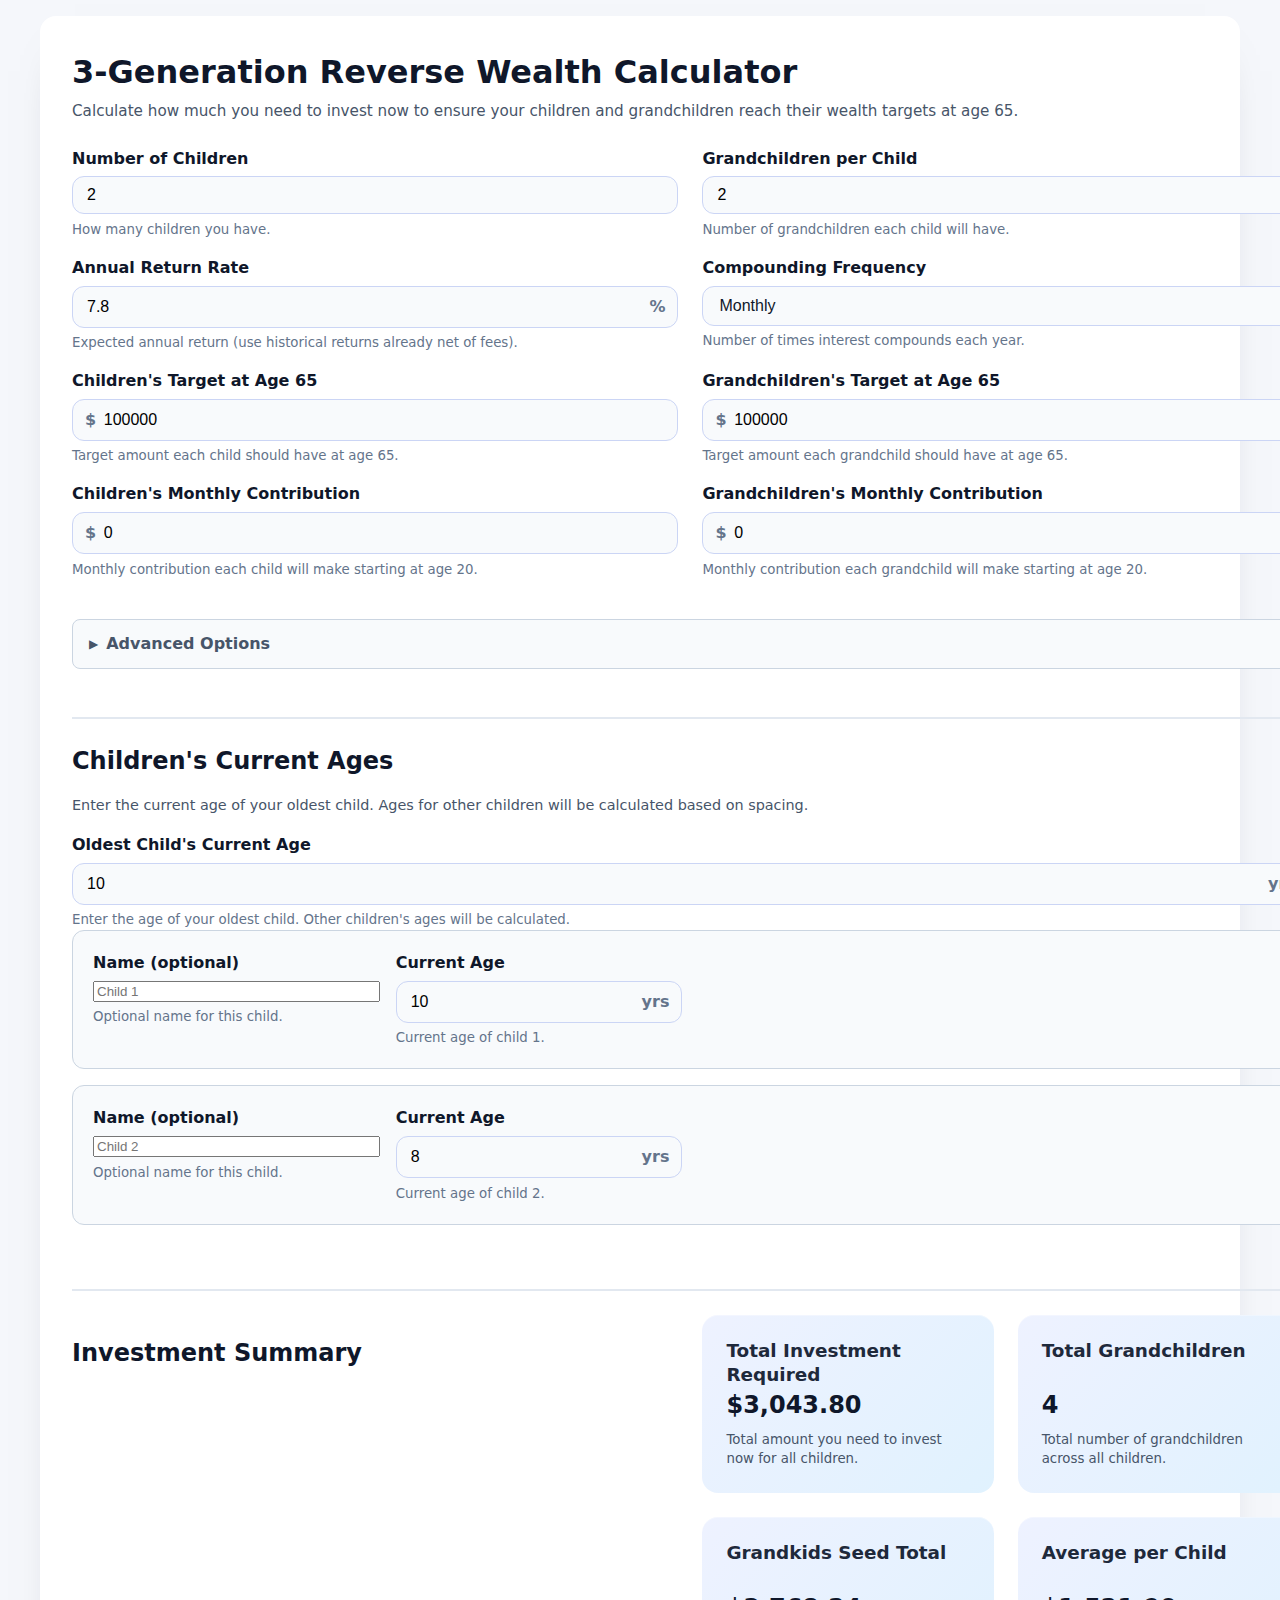
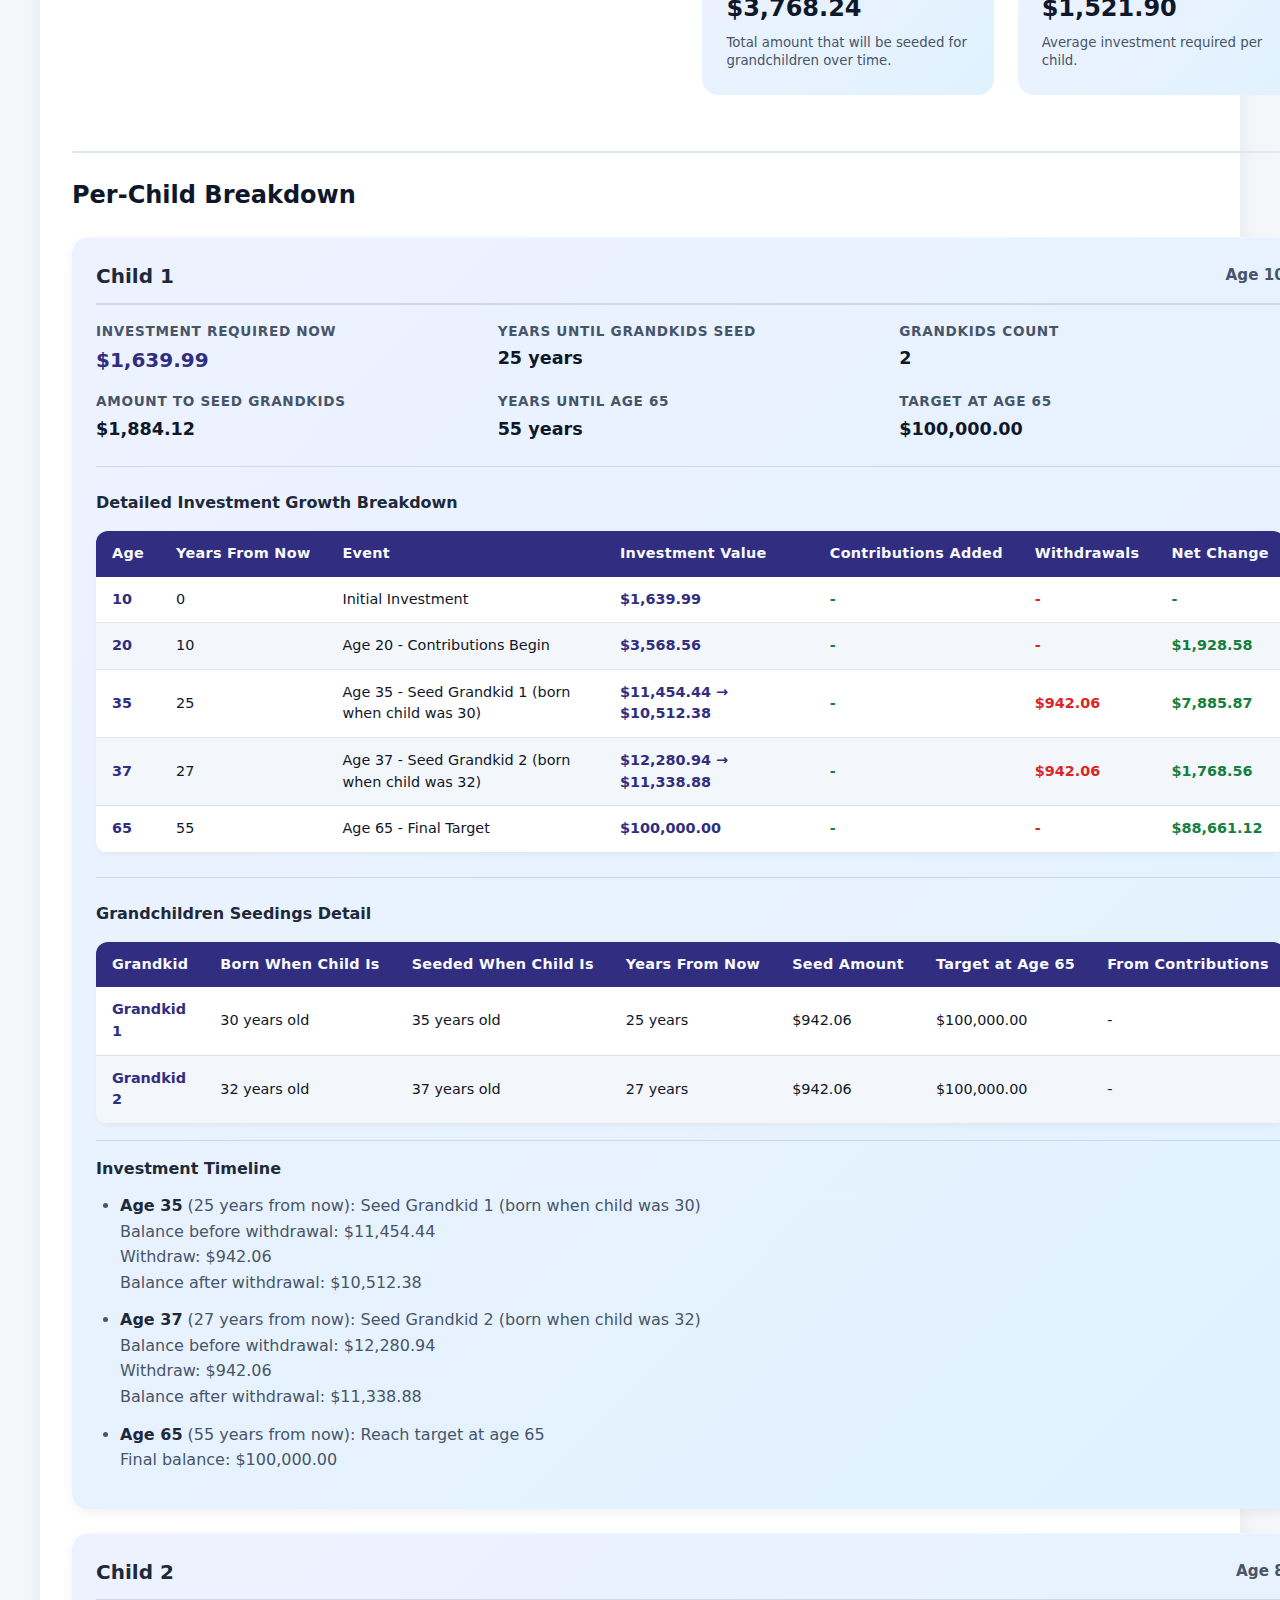
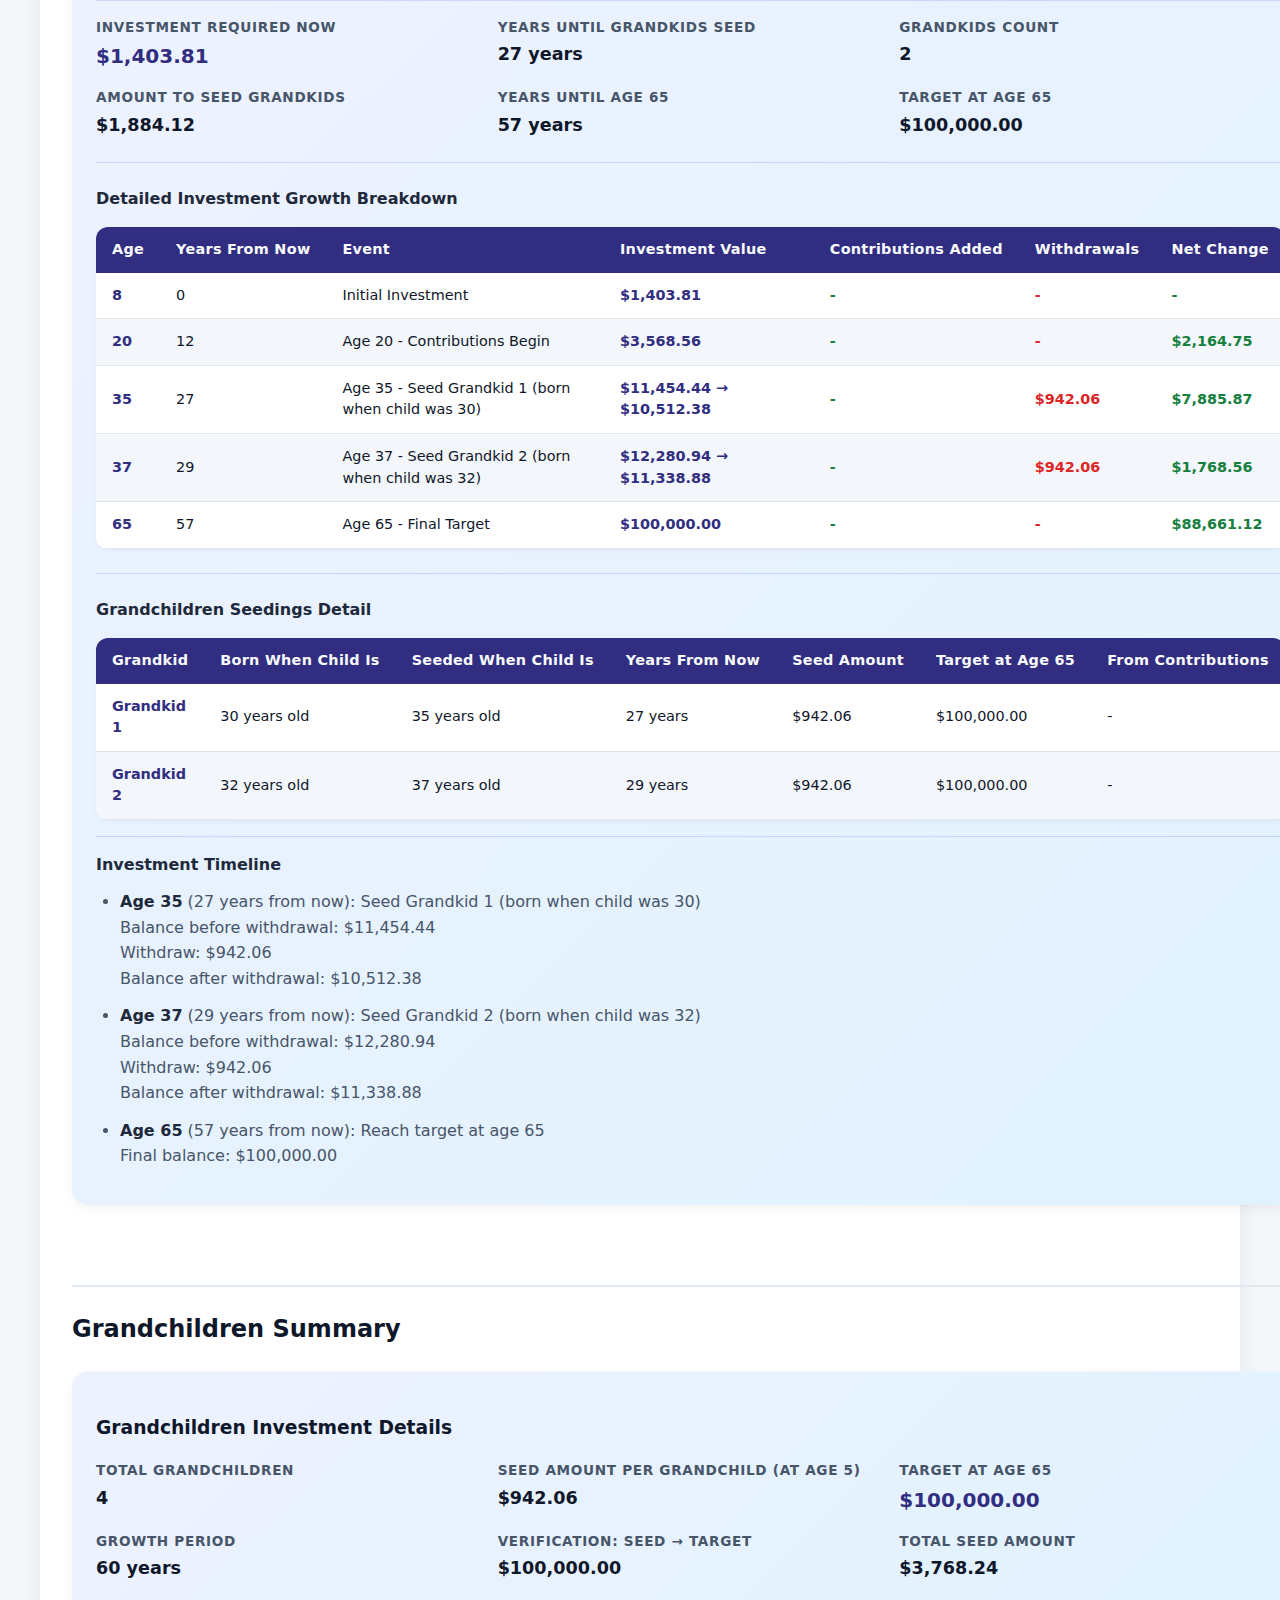
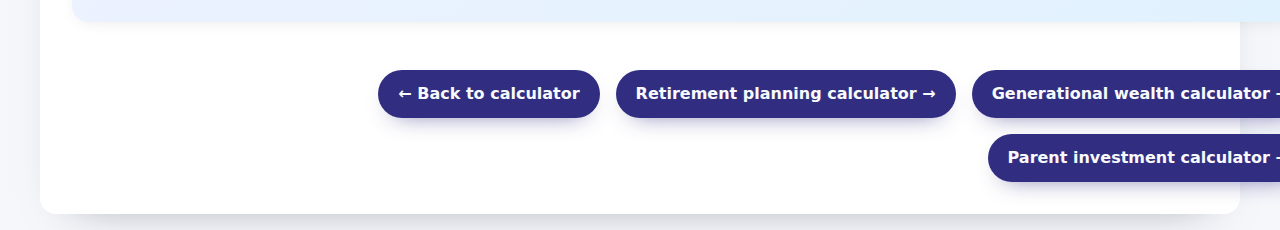
<file: reverse-generational.html>
<!DOCTYPE html>
<html lang="en">
  <head>
    <meta charset="UTF-8" />
    <meta name="viewport" content="width=device-width, initial-scale=1.0" />
    <title>3-Generation Reverse Wealth Calculator</title>
    <link rel="stylesheet" href="styles.css" />
  </head>
  <body>
    <main class="app">
      <header>
        <h1>3-Generation Reverse Wealth Calculator</h1>
        <p>
          Calculate how much you need to invest now to ensure your children and grandchildren reach their wealth targets at age 65.
        </p>
      </header>

      <section class="form-section">
        <div class="field">
          <label for="numChildren">Number of Children</label>
          <div class="field-input">
            <input
              id="numChildren"
              type="number"
              min="1"
              max="10"
              step="1"
              value="2"
              aria-describedby="numChildren-help"
            />
          </div>
          <small id="numChildren-help">How many children you have.</small>
        </div>

        <div class="field">
          <label for="grandkidsPerChild">Grandchildren per Child</label>
          <div class="field-input">
            <input
              id="grandkidsPerChild"
              type="number"
              min="0"
              max="10"
              step="1"
              value="2"
              aria-describedby="grandkidsPerChild-help"
            />
          </div>
          <small id="grandkidsPerChild-help">Number of grandchildren each child will have.</small>
        </div>

        <div class="field">
          <label for="rate">Annual Return Rate</label>
          <div class="field-input">
            <input
              id="rate"
              type="number"
              step="0.25"
              min="0"
              value="7.8"
              aria-describedby="rate-help"
            />
            <span class="suffix">%</span>
          </div>
          <small id="rate-help">Expected annual return (use historical returns already net of fees).</small>
        </div>

        <div class="field">
          <label for="frequency">Compounding Frequency</label>
          <select id="frequency" aria-describedby="frequency-help">
            <option value="365">Daily</option>
            <option value="52">Weekly</option>
            <option value="26">Bi-weekly</option>
            <option value="12" selected>Monthly</option>
            <option value="4">Quarterly</option>
            <option value="2">Semiannually</option>
            <option value="1">Annually</option>
          </select>
          <small id="frequency-help">Number of times interest compounds each year.</small>
        </div>

        <div class="field">
          <label for="childTarget">Children's Target at Age 65</label>
          <div class="field-input">
            <span class="prefix">$</span>
            <input
              id="childTarget"
              type="number"
              step="100000"
              min="0"
              value="100000"
              aria-describedby="childTarget-help"
            />
          </div>
          <small id="childTarget-help">Target amount each child should have at age 65.</small>
        </div>

        <div class="field">
          <label for="grandkidTarget">Grandchildren's Target at Age 65</label>
          <div class="field-input">
            <span class="prefix">$</span>
            <input
              id="grandkidTarget"
              type="number"
              step="100000"
              min="0"
              value="100000"
              aria-describedby="grandkidTarget-help"
            />
          </div>
          <small id="grandkidTarget-help">Target amount each grandchild should have at age 65.</small>
        </div>

        <div class="field">
          <label for="childMonthlyContribution">Children's Monthly Contribution</label>
          <div class="field-input">
            <span class="prefix">$</span>
            <input
              id="childMonthlyContribution"
              type="number"
              step="50"
              min="0"
              value="0"
              aria-describedby="childMonthlyContribution-help"
            />
          </div>
          <small id="childMonthlyContribution-help">Monthly contribution each child will make starting at age 20.</small>
        </div>

        <div class="field">
          <label for="grandkidMonthlyContribution">Grandchildren's Monthly Contribution</label>
          <div class="field-input">
            <span class="prefix">$</span>
            <input
              id="grandkidMonthlyContribution"
              type="number"
              step="50"
              min="0"
              value="0"
              aria-describedby="grandkidMonthlyContribution-help"
            />
          </div>
          <small id="grandkidMonthlyContribution-help">Monthly contribution each grandchild will make starting at age 20.</small>
        </div>
      </section>

      <details class="advanced-options">
        <summary>Advanced Options</summary>
        <div class="advanced-options-content">
          <div class="field">
            <label for="mer">Management Expense Ratio (MER)</label>
            <div class="field-input">
              <input
                id="mer"
                type="number"
                step="0.01"
                min="0"
                max="5"
                value="0"
                aria-describedby="mer-help"
              />
              <span class="suffix">%</span>
            </div>
            <small id="mer-help">Leave at 0% if using historical returns (already net of fees). Only adjust for "what-if" scenarios.</small>
          </div>

          <div class="field">
            <label for="childSpacing">Years Between Children</label>
            <div class="field-input">
              <input
                id="childSpacing"
                type="number"
                step="1"
                min="0"
                value="2"
                aria-describedby="childSpacing-help"
              />
              <span class="suffix">yrs</span>
            </div>
            <small id="childSpacing-help">Spacing between children's ages (default: 2 years).</small>
          </div>
        </div>
      </details>

      <section id="childrenSection" class="children-section">
        <h2>Children's Current Ages</h2>
        <p class="section-description">Enter the current age of your oldest child. Ages for other children will be calculated based on spacing.</p>
        <div id="childrenContainer"></div>
      </section>

      <section class="results summary-results" aria-live="polite">
        <h2>Investment Summary</h2>
        <div class="results">
          <div class="result-card">
            <h2>Total Investment Required</h2>
            <p class="result-value" id="totalInvestment">$0.00</p>
            <small>Total amount you need to invest now for all children.</small>
          </div>

          <div class="result-card">
            <h2>Total Grandchildren</h2>
            <p class="result-value" id="totalGrandkids">0</p>
            <small>Total number of grandchildren across all children.</small>
          </div>

          <div class="result-card">
            <h2>Grandkids Seed Total</h2>
            <p class="result-value" id="grandkidsSeedTotal">$0.00</p>
            <small>Total amount that will be seeded for grandchildren over time.</small>
          </div>

          <div class="result-card">
            <h2>Average per Child</h2>
            <p class="result-value" id="averagePerChild">$0.00</p>
            <small>Average investment required per child.</small>
          </div>
        </div>
      </section>

      <section id="childrenResults" class="children-results" aria-live="polite">
        <h2>Per-Child Breakdown</h2>
        <div id="childrenResultsContainer"></div>
      </section>

      <section id="grandkidsSummary" class="grandkids-summary" aria-live="polite">
        <h2>Grandchildren Summary</h2>
        <div id="grandkidsSummaryContainer"></div>
      </section>

      <footer class="actions">
        <a class="schedule-link" href="index.html">← Back to calculator</a>
        <a class="schedule-link" href="retirement-planning.html">Retirement planning calculator →</a>
        <a class="schedule-link" href="generational-wealth.html">Generational wealth calculator →</a>
      <a class="schedule-link" href="parent-perspective.html">Parent investment calculator →</a>
      </footer>
    </main>

    <script src="reverse-generational.js" type="module"></script>
  </body>
</html>
</file>
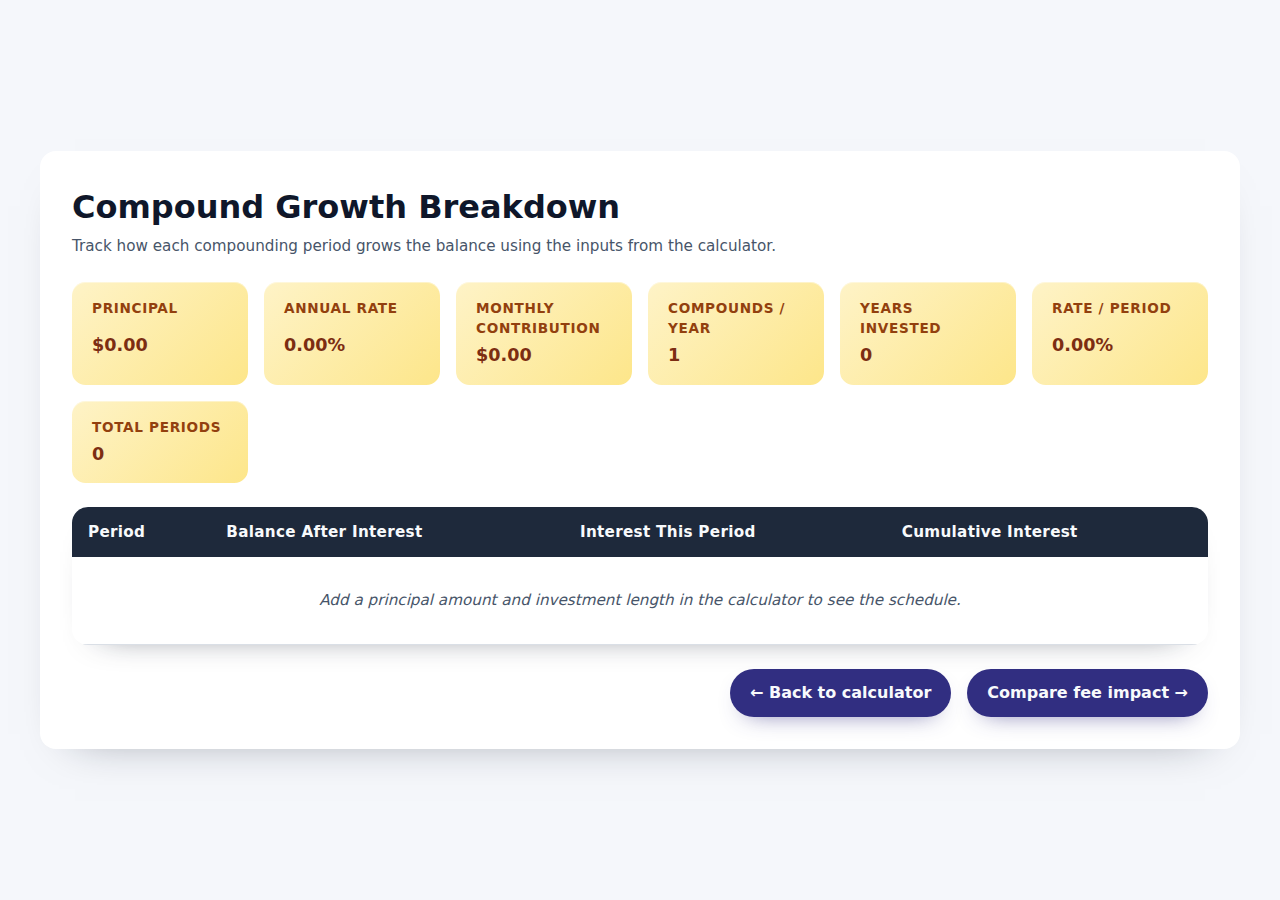
<file: schedule.html>
<!DOCTYPE html>
<html lang="en">
  <head>
    <meta charset="UTF-8" />
    <meta name="viewport" content="width=device-width, initial-scale=1.0" />
    <title>Compound Schedule</title>
    <link rel="stylesheet" href="styles.css" />
  </head>
  <body>
    <main class="app">
      <header>
        <h1>Compound Growth Breakdown</h1>
        <p>
          Track how each compounding period grows the balance using the inputs from the calculator.
        </p>
      </header>

      <section class="summary" id="summary"></section>

      <section class="table-container" aria-live="polite">
        <table>
          <thead>
            <tr id="tableHeaders">
              <th scope="col">Period</th>
              <th scope="col">Balance After Interest</th>
              <th scope="col">Interest This Period</th>
              <th scope="col">Cumulative Interest</th>
            </tr>
          </thead>
          <tbody id="scheduleBody">
            <tr>
              <td colspan="4" class="empty">Waiting for calculator inputs…</td>
            </tr>
          </tbody>
        </table>
      </section>

      <footer class="actions">
        <a class="schedule-link" href="index.html">← Back to calculator</a>
        <a class="schedule-link" href="fee-impact.html">Compare fee impact →</a>
      </footer>
    </main>

    <script src="schedule.js" type="module"></script>
  </body>
</html>
</file>
<file: styles.css>
:root {
  color-scheme: light;
  font-family: "Inter", system-ui, -apple-system, BlinkMacSystemFont, "Segoe UI",
    sans-serif;
  line-height: 1.5;
  font-size: 16px;
  background: #f5f7fb;
  color: #0f172a;
}

*,
*::before,
*::after {
  box-sizing: border-box;
}

body {
  margin: 0;
  min-height: 100vh;
  display: flex;
  align-items: center;
  justify-content: center;
  padding: 1rem;
}

.app {
  width: min(1200px, 100%);
  background: #fff;
  border-radius: 1rem;
  box-shadow: 0 20px 45px -35px rgba(15, 23, 42, 0.5);
  padding: 2rem;
  display: grid;
  gap: 1.5rem;
}

header h1 {
  margin: 0 0 0.25rem;
  font-size: clamp(1.5rem, 4vw, 2rem);
}

header p {
  margin: 0;
  color: #475569;
  font-size: 0.95rem;
}

.form-section {
  display: grid;
  gap: 1rem 1.5rem;
  grid-template-columns: repeat(2, minmax(0, 1fr));
  align-items: start;
}

.form-section-single-row {
  grid-template-columns: repeat(4, 1fr);
  gap: 0.75rem 1rem;
}

.advanced-options {
  margin-top: 1rem;
  background: #f8fafc;
  border: 1px solid #cbd5e1;
  border-radius: 0.5rem;
  padding: 0.75rem 1rem;
}

.advanced-options summary {
  cursor: pointer;
  font-weight: 600;
  color: #475569;
  list-style: none;
  display: flex;
  align-items: center;
  gap: 0.5rem;
  user-select: none;
}

.advanced-options summary::-webkit-details-marker {
  display: none;
}

.advanced-options summary::before {
  content: '▶';
  font-size: 0.75rem;
  transition: transform 0.2s;
}

.advanced-options[open] summary::before {
  transform: rotate(90deg);
}

.advanced-options summary:hover {
  color: #1e293b;
}

.advanced-options-content {
  margin-top: 1rem;
  padding-top: 1rem;
  border-top: 1px solid #cbd5e1;
}

.field {
  display: grid;
  gap: 0.35rem;
}

.field label {
  font-weight: 600;
}

.field-input {
  display: flex;
  align-items: center;
  gap: 0.35rem;
  background: #f8fafc;
  border: 1px solid #cbd5f5;
  border-radius: 0.75rem;
  padding: 0.5rem 0.75rem;
}

.field-input input {
  width: 100%;
  border: none;
  background: transparent;
  font-size: 1rem;
  outline: none;
}

.prefix {
  color: #64748b;
  font-weight: 600;
}

.suffix {
  color: #64748b;
  font-weight: 600;
}

.field input[type="number"] {
  appearance: textfield;
}

.field small {
  color: #64748b;
}

.field select {
  padding: 0.6rem 0.75rem;
  border-radius: 0.75rem;
  border: 1px solid #cbd5f5;
  background: #f8fafc;
  font-size: 1rem;
  outline: none;
  color: inherit;
}

.field select:focus,
.field-input:focus-within {
  border-color: #6366f1;
  box-shadow: 0 0 0 3px rgba(99, 102, 241, 0.15);
}

.results {
  display: grid;
  gap: 1.5rem;
  grid-template-columns: repeat(auto-fit, minmax(200px, 1fr));
}

.result-card {
  background: linear-gradient(135deg, #eef2ff, #e0f2fe);
  border-radius: 1rem;
  padding: 1.5rem;
  display: grid;
  grid-template-rows: 2.8rem auto 1fr;
  gap: 0.5rem;
  box-shadow: inset 0 1px 0 rgba(255, 255, 255, 0.35);
  min-width: 0;
  overflow: hidden;
  align-content: start;
}

.result-card h2 {
  margin: 0;
  font-size: 1.15rem;
  color: #1e293b;
  display: flex;
  align-items: flex-start;
  line-height: 1.3;
}

.result-value {
  margin: 0;
  font-size: 1.5rem;
  font-weight: 700;
  color: #0f172a;
  white-space: nowrap;
  line-height: 1.2;
  min-height: 2rem;
}

.result-value.long-value {
  font-size: 1.5rem;
}

.result-value.very-long-value {
  font-size: 1.5rem;
}

.result-card small {
  color: #475569;
  display: block;
  line-height: 1.4;
  align-self: start;
}

.summary {
  display: grid;
  grid-template-columns: repeat(6, minmax(0, 1fr));
  gap: 1rem;
}

@media (max-width: 1200px) {
  .summary {
    grid-template-columns: repeat(4, minmax(0, 1fr));
  }
}

@media (max-width: 960px) {
  .summary {
    grid-template-columns: repeat(3, minmax(0, 1fr));
  }
}

@media (max-width: 720px) {
  .summary {
    grid-template-columns: repeat(2, minmax(0, 1fr));
  }
}

.summary-card {
  background: linear-gradient(135deg, #fef3c7, #fde68a);
  border-radius: 0.85rem;
  padding: 1rem 1.25rem;
  display: grid;
  gap: 0.25rem;
  box-shadow: inset 0 1px 0 rgba(255, 255, 255, 0.4);
}

.summary-card .label {
  font-size: 0.85rem;
  color: #92400e;
  text-transform: uppercase;
  letter-spacing: 0.05em;
  font-weight: 600;
}

.summary-card .value {
  font-size: 1.1rem;
  font-weight: 700;
  color: #7c2d12;
}

.table-container {
  border-radius: 1rem;
  background: #fff;
  box-shadow: inset 0 1px 0 rgba(255, 255, 255, 0.6), 0 15px 35px -30px rgba(15, 23, 42, 0.8);
  overflow: hidden;
}

table {
  width: 100%;
  border-collapse: collapse;
  font-size: 0.95rem;
}

thead {
  background: #1e293b;
  color: #f8fafc;
}

thead th {
  text-align: left;
  padding: 0.85rem 1rem;
  font-weight: 600;
  letter-spacing: 0.02em;
}

tbody th,
tbody td {
  padding: 0.85rem 1rem;
  border-bottom: 1px solid rgba(148, 163, 184, 0.35);
  color: #0f172a;
}

tbody th {
  font-weight: 700;
  background: rgba(226, 232, 240, 0.45);
}

tbody tr:nth-child(even) td,
tbody tr:nth-child(even) th {
  background: rgba(241, 245, 249, 0.65);
}

tbody tr:hover td,
tbody tr:hover th {
  background: rgba(219, 234, 254, 0.9);
}

.empty {
  text-align: center;
  padding: 2rem 1rem;
  color: #475569;
  font-style: italic;
}

.actions {
  display: flex;
  justify-content: flex-end;
}

.schedule-link {
  display: inline-flex;
  align-items: center;
  gap: 0.35rem;
  padding: 0.75rem 1.25rem;
  border-radius: 999px;
  background: #312e81;
  color: #f8fafc;
  text-decoration: none;
  font-weight: 600;
  box-shadow: 0 10px 25px -15px rgba(49, 46, 129, 0.8);
  transition: transform 0.15s ease, box-shadow 0.15s ease;
}

.schedule-link:hover,
.schedule-link:focus-visible {
  transform: translateY(-1px);
  box-shadow: 0 12px 30px -12px rgba(49, 46, 129, 0.9);
}

.schedule-link:focus-visible {
  outline: 3px solid rgba(99, 102, 241, 0.45);
  outline-offset: 3px;
}

@media (max-width: 1024px) {
  .form-section-single-row {
    grid-template-columns: repeat(2, 1fr);
  }
}

@media (max-width: 600px) {
  body {
    padding: 1rem;
  }

  .app {
    padding: 1.5rem;
  }

  .form-section,
  .form-section-single-row {
    grid-template-columns: 1fr;
  }

  .summary {
    grid-template-columns: 1fr;
  }

  .table-container {
    overflow: auto;
  }

  .actions {
    justify-content: stretch;
  }

  .schedule-link {
    justify-content: center;
  }
}

/* Fee Comparison Page Styles */

.comparison-scenarios {
  display: grid;
  gap: 0.75rem;
}

.comparison-scenarios h2 {
  margin: 0 0 0.35rem;
  font-size: 1.5rem;
}

.section-header-with-button {
  display: flex;
  justify-content: space-between;
  align-items: flex-start;
  gap: 1rem;
  margin-bottom: 1rem;
}

.recalculate-button-container {
  display: flex;
  justify-content: center;
  margin-top: 1rem;
  margin-bottom: 0.5rem;
}

.scroll-indicator {
  display: flex;
  justify-content: flex-start;
  margin-top: 0.75rem;
  padding-left: 0;
}

.scroll-indicator span {
  color: #1e293b;
  font-size: 1.5rem;
  font-weight: 600;
  margin: 0;
}

.recalculate-btn {
  background: #312e81;
  color: #f8fafc;
  border: none;
  padding: 0.5rem 1rem;
  border-radius: 0.5rem;
  font-size: 0.95rem;
  font-weight: 600;
  cursor: pointer;
  white-space: nowrap;
  transition: all 0.2s;
  box-shadow: 0 4px 12px -4px rgba(49, 46, 129, 0.5);
}

.recalculate-btn:hover {
  background: #4338ca;
  transform: translateY(-1px);
  box-shadow: 0 6px 16px -4px rgba(49, 46, 129, 0.7);
}

.recalculate-btn:active {
  transform: translateY(0);
}

.section-description {
  margin: 0 0 0.5rem;
  color: #475569;
  font-size: 0.9rem;
}

.scenarios-grid {
  display: grid;
  gap: 0.75rem;
  grid-template-columns: repeat(3, 1fr);
}

@media (max-width: 1200px) {
  .scenarios-grid {
    grid-template-columns: repeat(2, 1fr);
  }
}

@media (max-width: 768px) {
  .scenarios-grid {
    grid-template-columns: 1fr;
  }
  
  .scenario-inputs {
    grid-template-columns: 1fr;
  }
  
  .section-header-with-button {
    flex-direction: column;
    align-items: stretch;
  }
  
  .recalculate-btn {
    width: 100%;
  }
}

.scenario-card {
  background: linear-gradient(135deg, #fefce8, #fef3c7);
  border-radius: 1rem;
  padding: 0.85rem;
  display: grid;
  gap: 0.65rem;
  box-shadow: 0 4px 15px -5px rgba(0, 0, 0, 0.15);
  border: 2px solid #fde047;
}

.scenario-header {
  display: flex;
  align-items: center;
  gap: 0.5rem;
}

.scenario-name {
  width: 100%;
  font-size: 1.1rem;
  font-weight: 700;
  color: #78350f;
  background: transparent;
  border: none;
  border-bottom: 2px solid #fbbf24;
  padding: 0.15rem 0;
  outline: none;
  transition: border-color 0.2s;
}

.scenario-name:focus {
  border-bottom-color: #f59e0b;
}

.scenario-inputs {
  display: grid;
  grid-template-columns: 1fr 1fr;
  gap: 0.5rem 0.75rem;
}

.scenario-inputs .field {
  gap: 0.15rem;
}

.scenario-inputs .field-full-width {
  grid-column: 1 / -1;
}

.scenario-inputs label {
  font-size: 0.8rem;
  font-weight: 600;
  color: #78350f;
}

.scenario-inputs .field-input {
  background: #fffbeb;
  border-color: #fde047;
}

.scenario-inputs .field-input:focus-within {
  border-color: #f59e0b;
  box-shadow: 0 0 0 3px rgba(245, 158, 11, 0.15);
}

.scenario-inputs input {
  font-size: 0.95rem;
}

.scenario-results {
  margin-top: 0.25rem;
  padding-top: 0.5rem;
  border-top: 2px solid #fde047;
  display: grid;
  gap: 0.4rem;
}

.result-item {
  display: flex;
  justify-content: space-between;
  align-items: baseline;
  gap: 1rem;
}

.result-item .label {
  font-size: 0.8rem;
  color: #78350f;
  font-weight: 500;
}

.result-item .value {
  font-size: 1rem;
  font-weight: 700;
  color: #0f172a;
  text-align: right;
  white-space: nowrap;
}

.result-item .value.long-value {
  font-size: 0.9rem;
}

.result-item .value.very-long-value {
  font-size: 0.8rem;
}

.result-item .fee-amount {
  color: #dc2626;
}

.comparison-summary {
  display: grid;
  gap: 1rem;
  margin-top: 1.5rem;
  padding-top: 1.5rem;
  border-top: 3px solid #e2e8f0;
}

.comparison-summary h2 {
  margin: 0;
  font-size: 1.5rem;
  color: #0f172a;
}

.comparison-table-container {
  border-radius: 1rem;
  background: #fff;
  box-shadow: 0 10px 30px -15px rgba(0, 0, 0, 0.2);
  overflow: hidden;
}

.comparison-table {
  width: 100%;
  border-collapse: collapse;
  font-size: 1rem;
}

.comparison-table thead {
  background: #1e293b;
  color: #f8fafc;
}

.comparison-table thead th {
  text-align: left;
  padding: 1rem 1.25rem;
  font-weight: 600;
  letter-spacing: 0.02em;
}

.comparison-table thead th:first-child {
  width: 25%;
}

.comparison-table tbody th,
.comparison-table tbody td {
  padding: 1rem 1.25rem;
  border-bottom: 1px solid rgba(148, 163, 184, 0.25);
}

.comparison-table tbody th {
  font-weight: 600;
  text-align: left;
  background: rgba(226, 232, 240, 0.45);
  color: #475569;
}

.comparison-table tbody td {
  text-align: left;
  font-weight: 600;
  color: #0f172a;
  white-space: nowrap;
  font-size: 1rem;
}

.comparison-table tbody td.long-value {
  font-size: 0.875rem;
}

.comparison-table tbody td.very-long-value {
  font-size: 0.75rem;
}

.comparison-table .highlight-row th,
.comparison-table .highlight-row td {
  background: linear-gradient(135deg, #fef3c7, #fde68a);
  font-weight: 700;
  border-bottom: none;
}

.best-option {
  color: #15803d !important;
  font-weight: 700;
}

.actions {
  display: flex;
  gap: 1rem;
  flex-wrap: wrap;
}

@media (max-width: 960px) {
  .comparison-table-container {
    overflow-x: auto;
  }

  .comparison-table {
    font-size: 0.875rem;
  }

  .comparison-table thead th,
  .comparison-table tbody th,
  .comparison-table tbody td {
    padding: 0.75rem 1rem;
  }
}

@media (max-width: 600px) {
  .actions {
    flex-direction: column;
  }

  .actions .schedule-link {
    width: 100%;
  }
}

/* Generational Wealth Calculator Styles */

.children-section {
  margin-top: 1.5rem;
  padding-top: 1.5rem;
  border-top: 2px solid #e2e8f0;
}

.children-section h2 {
  margin: 0 0 1rem;
  font-size: 1.5rem;
  color: #0f172a;
}

.child-input-group {
  background: #f8fafc;
  border: 1px solid #cbd5e1;
  border-radius: 0.75rem;
  padding: 1.25rem;
  margin-bottom: 1rem;
}

.child-input-group h3 {
  margin: 0 0 1rem;
  font-size: 1.15rem;
  color: #1e293b;
}

.summary-results {
  margin-top: 1.5rem;
  padding-top: 1.5rem;
  border-top: 2px solid #e2e8f0;
}

.children-results {
  margin-top: 2rem;
  padding-top: 1.5rem;
  border-top: 2px solid #e2e8f0;
}

.children-results h2 {
  margin: 0 0 1.5rem;
  font-size: 1.5rem;
  color: #0f172a;
}

.child-result-card {
  background: linear-gradient(135deg, #eef2ff, #e0f2fe);
  border-radius: 1rem;
  padding: 1.5rem;
  margin-bottom: 1.5rem;
  box-shadow: inset 0 1px 0 rgba(255, 255, 255, 0.35), 0 4px 15px -5px rgba(0, 0, 0, 0.1);
}

.child-result-header {
  display: flex;
  justify-content: space-between;
  align-items: center;
  margin-bottom: 1rem;
  padding-bottom: 0.75rem;
  border-bottom: 2px solid rgba(99, 102, 241, 0.2);
}

.child-result-header h3 {
  margin: 0;
  font-size: 1.25rem;
  color: #1e293b;
}

.child-age {
  color: #475569;
  font-weight: 600;
  font-size: 0.95rem;
}

.child-result-grid {
  display: grid;
  grid-template-columns: repeat(3, 1fr);
  gap: 1rem;
  margin-bottom: 1rem;
}

.child-result-item {
  display: flex;
  flex-direction: column;
  gap: 0.25rem;
}

.child-result-item .label {
  font-size: 0.85rem;
  color: #475569;
  font-weight: 600;
  text-transform: uppercase;
  letter-spacing: 0.05em;
}

.child-result-item .value {
  font-size: 1.1rem;
  font-weight: 700;
  color: #0f172a;
}

.child-result-item .value.highlight {
  color: #312e81;
  font-size: 1.25rem;
}

.milestones {
  margin-top: 1rem;
  padding-top: 1rem;
  border-top: 1px solid rgba(99, 102, 241, 0.2);
}

.milestones h4 {
  margin: 0 0 0.5rem;
  font-size: 1rem;
  color: #1e293b;
}

.milestones ul {
  margin: 0;
  padding-left: 1.5rem;
  list-style-type: disc;
}

.milestones li {
  color: #475569;
  margin-bottom: 0.25rem;
  line-height: 1.5;
}

@media (max-width: 960px) {
  .child-result-grid {
    grid-template-columns: repeat(2, 1fr);
  }
}

@media (max-width: 600px) {
  .child-result-grid {
    grid-template-columns: 1fr;
  }

  .child-result-header {
    flex-direction: column;
    align-items: flex-start;
    gap: 0.5rem;
  }
}

/* Reverse Generational Calculator Styles */

.grandkids-summary {
  margin-top: 2rem;
  padding-top: 1.5rem;
  border-top: 2px solid #e2e8f0;
}

.grandkids-summary h2 {
  margin: 0 0 1.5rem;
  font-size: 1.5rem;
  color: #0f172a;
}

.timeline {
  margin-top: 1rem;
  padding-top: 1rem;
  border-top: 1px solid rgba(99, 102, 241, 0.2);
}

.timeline h4 {
  margin: 0 0 0.75rem;
  font-size: 1rem;
  color: #1e293b;
}

.timeline ul {
  margin: 0;
  padding-left: 1.5rem;
  list-style-type: disc;
}

.timeline li {
  color: #475569;
  margin-bottom: 0.75rem;
  line-height: 1.6;
}

.timeline li strong {
  color: #1e293b;
  font-weight: 700;
}

.section-description {
  color: #475569;
  font-size: 0.9rem;
  margin: 0 0 1rem;
}

.grandkids-detail {
  margin-top: 1.5rem;
  padding-top: 1.5rem;
  border-top: 1px solid rgba(99, 102, 241, 0.2);
}

.grandkids-detail h4 {
  margin: 0 0 1rem;
  font-size: 1rem;
  color: #1e293b;
}

.grandkids-table-container {
  border-radius: 0.75rem;
  background: #fff;
  box-shadow: 0 2px 8px -4px rgba(0, 0, 0, 0.1);
  overflow: hidden;
  overflow-x: auto;
}

.grandkids-table {
  width: 100%;
  border-collapse: collapse;
  font-size: 0.9rem;
}

.grandkids-table thead {
  background: #312e81;
  color: #f8fafc;
}

.grandkids-table thead th {
  text-align: left;
  padding: 0.75rem 1rem;
  font-weight: 600;
  letter-spacing: 0.02em;
  white-space: nowrap;
}

.grandkids-table tbody td {
  padding: 0.75rem 1rem;
  border-bottom: 1px solid rgba(148, 163, 184, 0.25);
  color: #0f172a;
}

.grandkids-table tbody tr:nth-child(even) {
  background: rgba(241, 245, 249, 0.65);
}

.grandkids-table tbody tr:hover {
  background: rgba(219, 234, 254, 0.9);
}

.grandkids-table tbody td strong {
  color: #312e81;
  font-weight: 700;
}

@media (max-width: 768px) {
  .grandkids-table {
    font-size: 0.8rem;
  }
  
  .grandkids-table thead th,
  .grandkids-table tbody td {
    padding: 0.5rem 0.75rem;
  }
}

.investment-breakdown {
  margin-top: 1.5rem;
  padding-top: 1.5rem;
  border-top: 1px solid rgba(99, 102, 241, 0.2);
}

.investment-breakdown h4 {
  margin: 0 0 1rem;
  font-size: 1rem;
  color: #1e293b;
}

.breakdown-table-container {
  border-radius: 0.75rem;
  background: #fff;
  box-shadow: 0 2px 8px -4px rgba(0, 0, 0, 0.1);
  overflow: hidden;
  overflow-x: auto;
}

.breakdown-table {
  width: 100%;
  border-collapse: collapse;
  font-size: 0.9rem;
}

.breakdown-table thead {
  background: #312e81;
  color: #f8fafc;
}

.breakdown-table thead th {
  text-align: left;
  padding: 0.75rem 1rem;
  font-weight: 600;
  letter-spacing: 0.02em;
  white-space: nowrap;
}

.breakdown-table tbody td {
  padding: 0.75rem 1rem;
  border-bottom: 1px solid rgba(148, 163, 184, 0.25);
  color: #0f172a;
}

.breakdown-table tbody tr:nth-child(even) {
  background: rgba(241, 245, 249, 0.65);
}

.breakdown-table tbody tr:hover {
  background: rgba(219, 234, 254, 0.9);
}

.breakdown-table tbody td strong {
  color: #312e81;
  font-weight: 700;
}

.breakdown-table .value-cell {
  font-weight: 700;
  color: #312e81;
}

.breakdown-table .contribution-cell {
  color: #15803d;
  font-weight: 600;
}

.breakdown-table .withdrawal-cell {
  color: #dc2626;
  font-weight: 600;
}

.breakdown-table .change-cell.positive {
  color: #15803d;
  font-weight: 600;
}

.breakdown-table .change-cell.negative {
  color: #dc2626;
  font-weight: 600;
}

@media (max-width: 768px) {
  .breakdown-table {
    font-size: 0.75rem;
  }
  
  .breakdown-table thead th,
  .breakdown-table tbody td {
    padding: 0.5rem 0.75rem;
  }
}

.warning-box {
  background: #fef2f2;
  border: 2px solid #dc2626;
  border-radius: 0.75rem;
  padding: 1rem 1.25rem;
  margin-bottom: 1rem;
}

.warning-box h4 {
  margin: 0 0 0.5rem;
  color: #dc2626;
  font-size: 1rem;
}

.warning-box p {
  margin: 0.5rem 0;
  color: #7f1d1d;
  font-size: 0.9rem;
}

.warning-box ul {
  margin: 0.5rem 0;
  padding-left: 1.5rem;
  color: #7f1d1d;
}

.warning-box li {
  margin: 0.25rem 0;
}

.breakdown-table tbody tr.insufficient-funds {
  background: #fee2e2 !important;
}

.breakdown-table tbody tr.insufficient-funds td {
  color: #dc2626;
  font-weight: 700;
}
</file>
